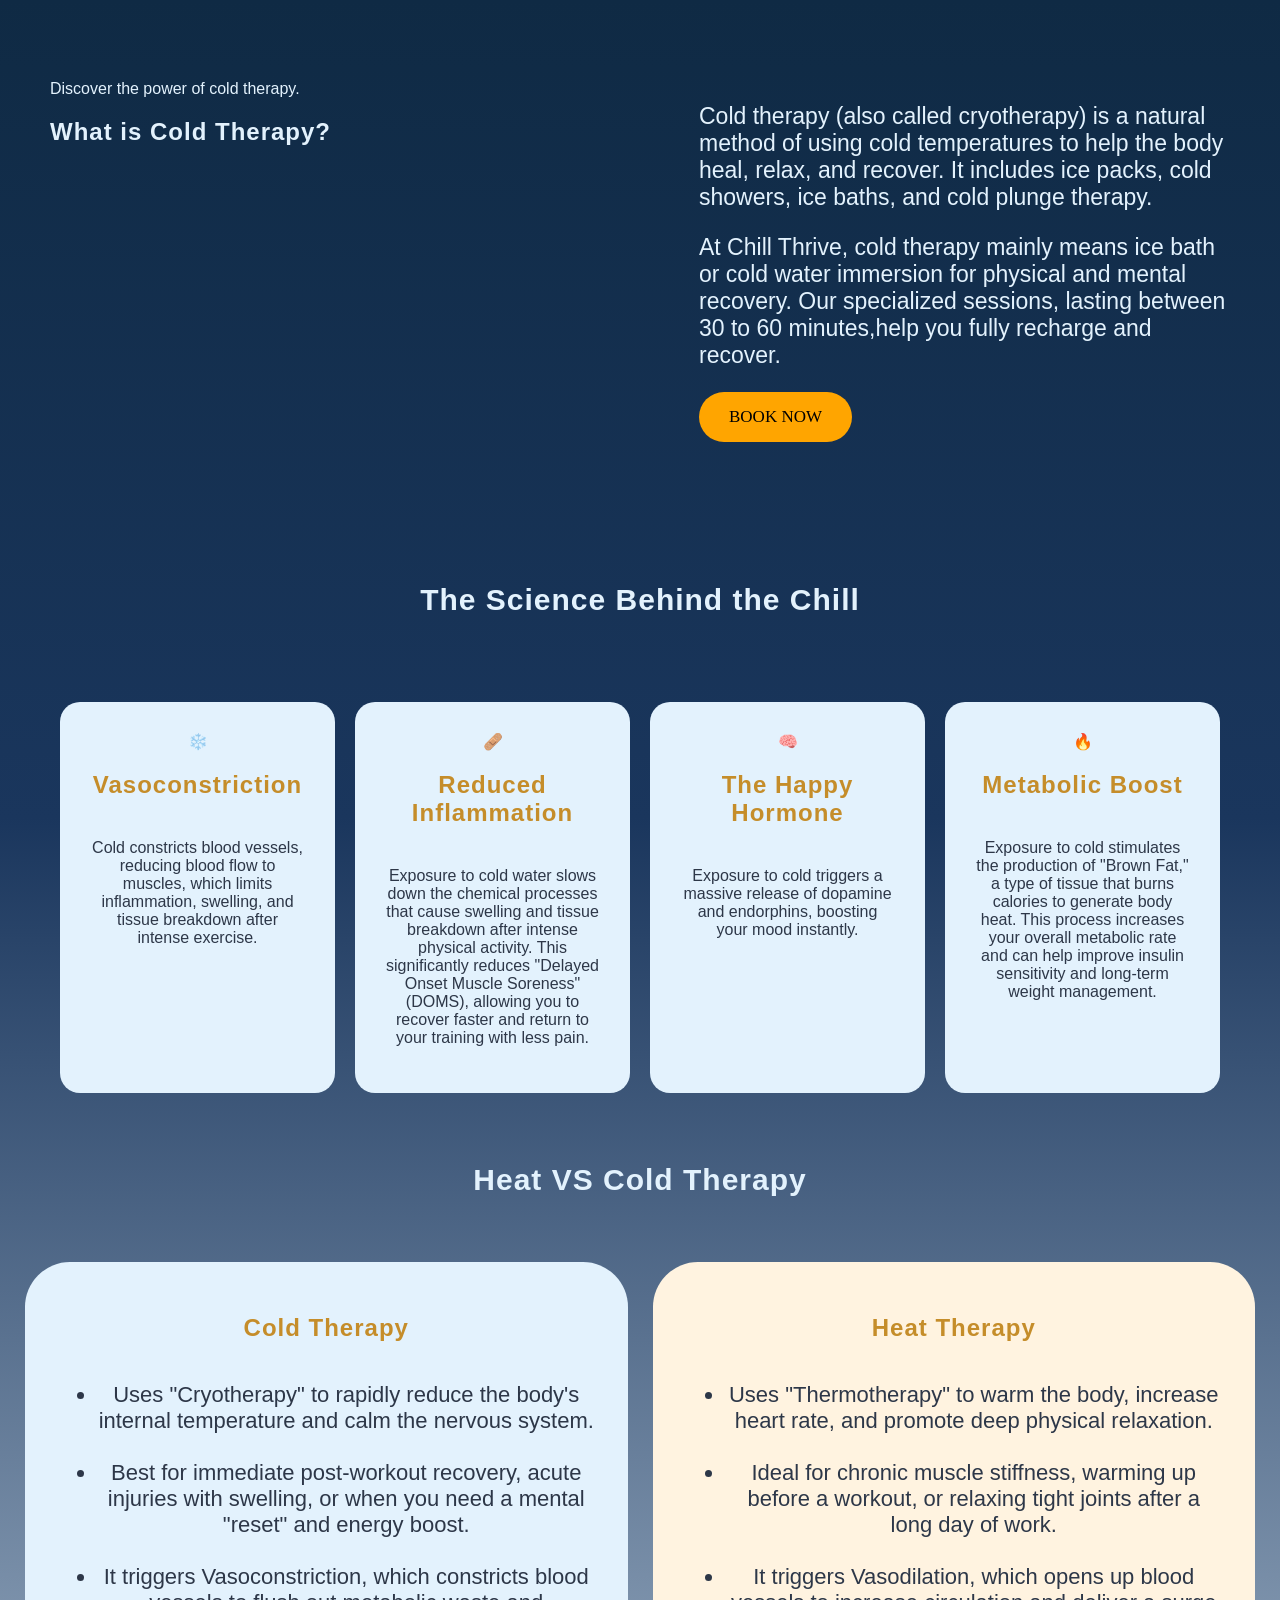
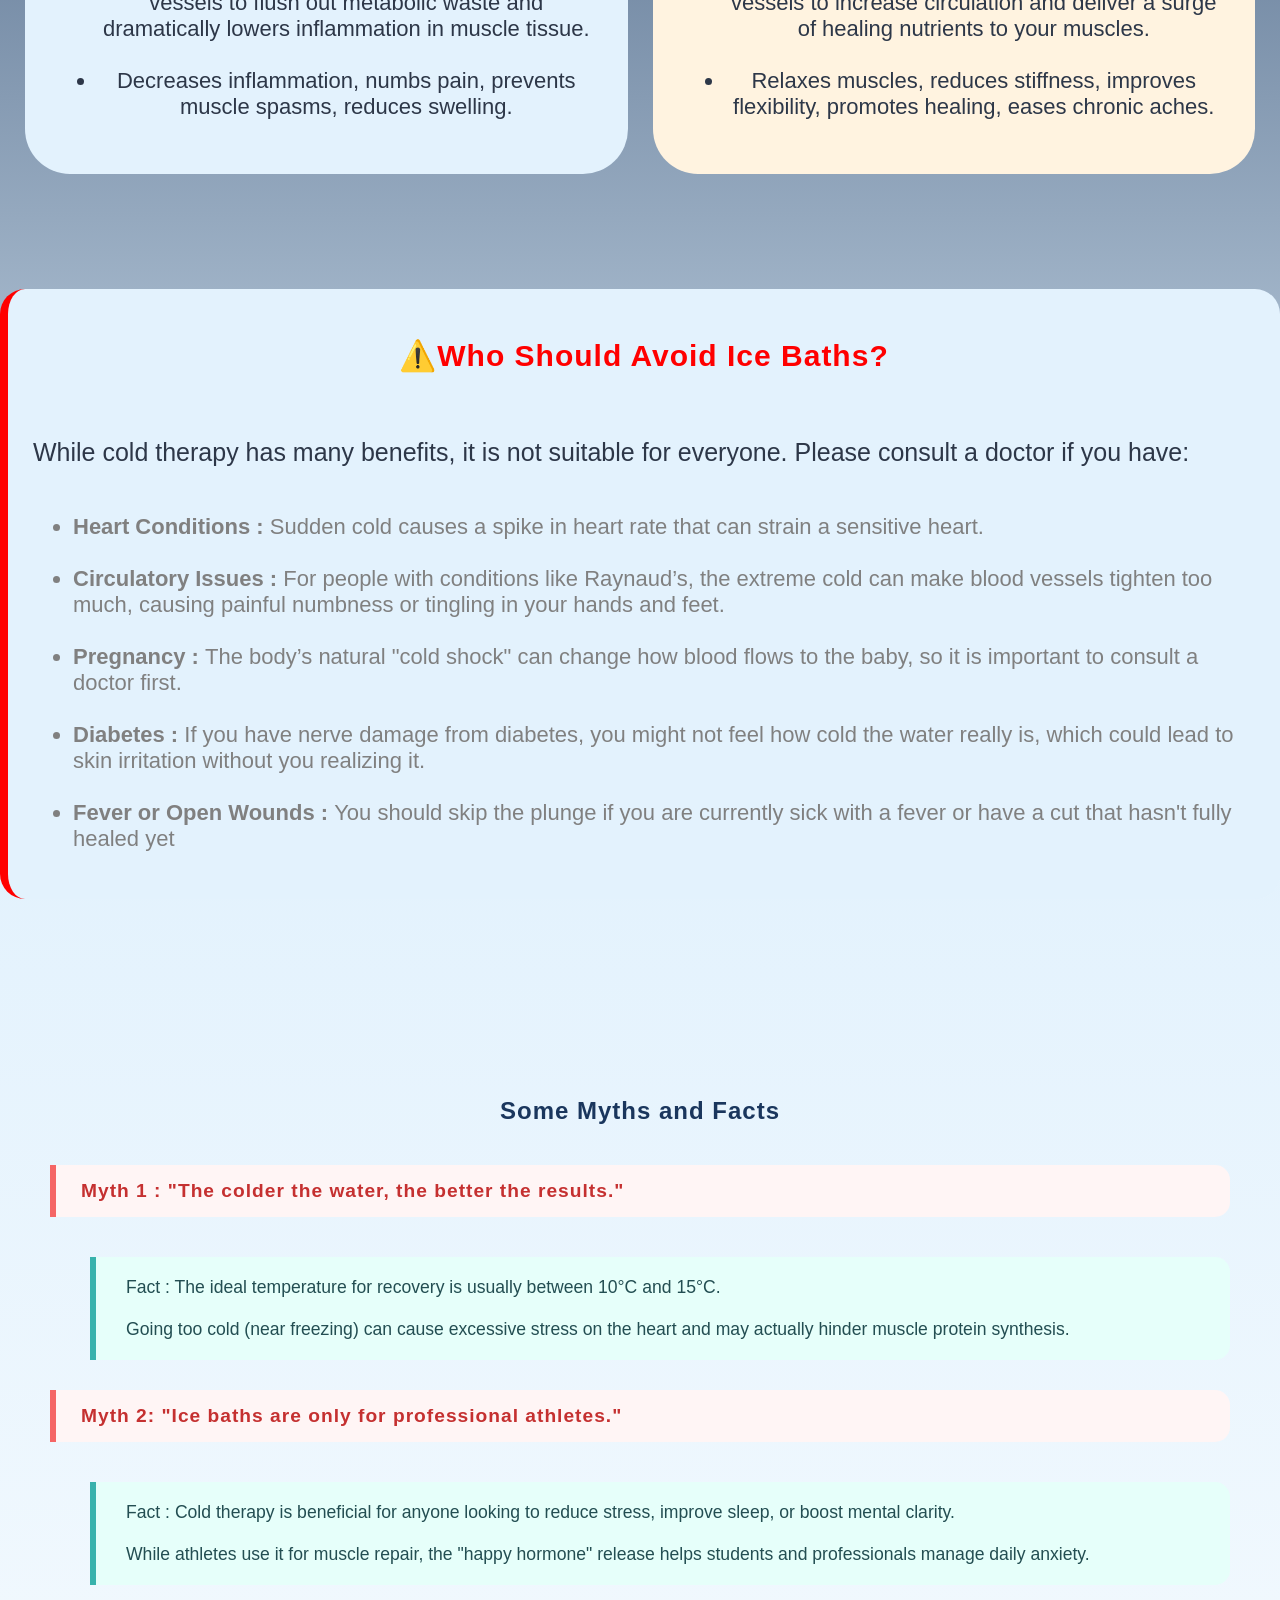
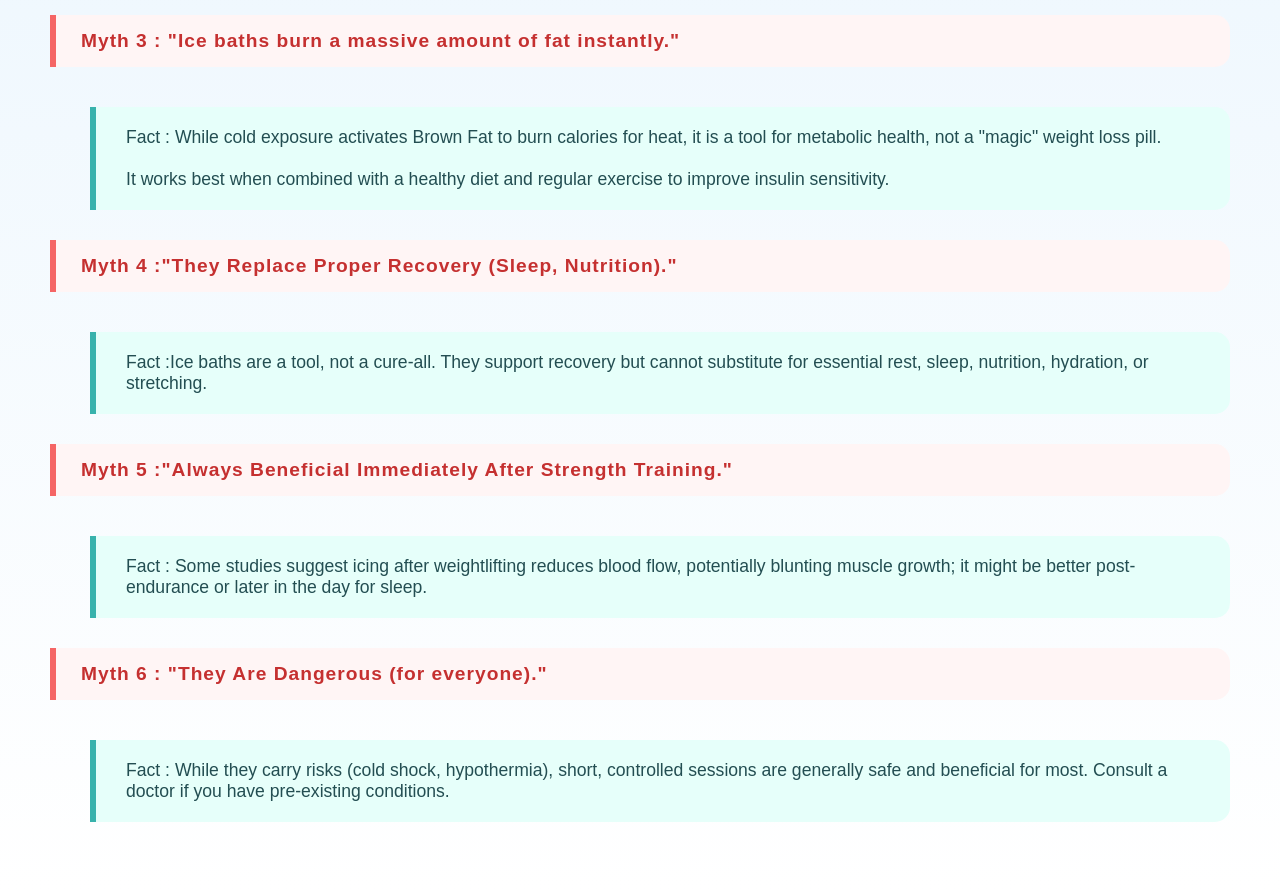
<file: AWARENESS.html>
<html>
    <head>
        <title>Cold Therapy</title>
         <meta name="viewport" content="width=device-width, initial-scale=1.0">
        <style>
        


         


            /* Universal Background & Text */
            @keyframes fadeInPage {
            from { opacity: 0; transform: translateY(10px); }
            to { opacity: 1; transform: translateY(0); }
        }
       body {
    font-family: 'Segoe UI', Tahoma, Geneva, Verdana, sans-serif;
    margin: 0;
    padding: 0;
    color: #2D3748;

    /* Awareness page background */
    background: linear-gradient(
        to bottom,
        #0F2A44 0%,     /* dark blue (connects to home page) */
        #1A365D 20%,    /* navy */
        #E3F2FD 60%,    /* ice blue */
        #FFFFFF 100%   /* clean white */
    );


}

.section-title {
    color: #E3F2FD; /* ice blue */
    letter-spacing: 1px;
}







/* Section Headings */
h1, h2 {
    color: #1A365D; /* Navy Blue */
    margin-bottom: 40px;
    letter-spacing: 1px;
}
            .about{
                
                display: flex;
                align-items: center;
                justify-content: space-between;
                padding: 80px 50px;
                
            }
            .left-side, .right-side {
                width: 45%;
                margin-bottom: auto;
                color: #E3F2FD;
            }
            #book {
                border-radius: 80px;
                background-color: orange;
                padding: 15px 30px;
                border: none;
                cursor: pointer;
                font-size: 17px;
                font-family: Cambria, Cochin, Georgia, Times, 'Times New Roman', serif;
            }
            .science {
                display: flex; 
                gap: 20px;
                padding: 45px;
                margin: 15px;
            }

            .card{
    
    background-color: #E3F2FD;
    padding: 30px;            
    border-radius: 20px;       
    text-align: center;
    flex: 1;  
    animation:
        slideUp 0.8s ease-out forwards,
        float 3s ease-in-out infinite;

    animation-delay: 0s, 0.8s;                 
    
}


/* 1. Define the Master Animation */
@keyframes pageReveal {
    from { 
        opacity: 0; 
        transform: translateY(30px); 
    }
    to { 
        opacity: 1; 
        transform: translateY(0); 
    }
}

/* 2. Apply it to the Wrapper */
.page-wrapper {
    animation: pageReveal 1.2s cubic-bezier(0.2, 0.8, 0.2, 1) forwards;
}
@keyframes slideUp {
    from {
        opacity: 0;
        transform: translateY(30px);
    }
    to {
        opacity: 1;
        transform: translateY(0);
    }
}



    




.card {
    /* slideUp happens once (0.8s) | float repeats forever (3s) */
    /* We add a 0.8s delay to 'float' so 'slideUp' can finish first */
    animation: slideUp 0.8s ease-out forwards, 
    
    opacity: 1; /* Keeps card hidden until slideUp starts */
}
.card:hover{
    background-color: white;
    border-radius: 40px;
    padding: 25px;
    transform: translateY(-5px);
    box-shadow: 0 10px 25px rgba(0,0,0,0.12);
    transition: transform 0.3s ease, box-shadow 0.3s ease;
}

    
  
}
.science-icon {
    font-size: 40px;
}

.card h2{
    color: #c58d2a;           
}

.difference{
    display: flex;
    gap: 25px;
    padding: 25px;
}

.cold,.heat{
    
    padding: 30px;
    text-align: center;
    flex:1;
    border-radius: 25px;
}


.disclaimer{
    display: flex;
    border-left: 8px solid #f56565;
    border-color: red;
    border-radius: 25px;
    flex-direction: column;
    background-color:#E3F2FD;
    padding: 25px;
    margin-top: 90px;
    margin-bottom: 90px;
}
/* Base styles for both cards */
.cold, .heat {
    transition: transform 0.4s cubic-bezier(0.175, 0.885, 0.32, 1.275), 
                box-shadow 0.3s ease, 
                border-color 0.3s ease;
    border: 2px solid transparent; /* Prevents jumping when border appears */
    border-radius: 45px;
}

/* ONLY the cold card zooms when pointed at */
.cold:hover {
    transform: scale(1.1);
    box-shadow: 0 15px 30px rgba(53, 116, 233, 0.2);
    border-color: #3574E9; /* Your Navy Blue */
}

/* ONLY the heat card zooms when pointed at */
.heat:hover {
    transform: scale(1.1);
    box-shadow: 0 15px 30px rgba(241, 138, 74, 0.2);
    border-color: #F18A4A; /* Your Thrive Orange */
}
/* Container for the whole section */
.myths {
    padding: 50px;
    margin-top: 20px;
}

/* Myth Styling (The Question) */
.myths h2 {
    background-color: #FFF5F5; /* Light Red */
    color: #C53030; /* Deep Red */
    padding: 15px 25px;
    border-left: 6px solid #F56565;
    border-radius: 0 15px 15px 0;
    font-size: 1.2rem;
    margin-top: 30px;
}

/* Fact Styling (The Answer) */
.myths h3 {
    background-color: #E6FFFA; /* Light Teal/Green */
    color: #234E52; /* Deep Teal */
    padding: 20px 30px;
    border-left: 6px solid #38B2AC;
    border-radius: 0 15px 15px 0;
    font-size: 1.1rem;
    font-weight: normal;
    margin-left: 40px; /* Staggers it to the right */
    transition: transform 3s cubic-bezier(0.175, 0.885, 0.32, 1.275);
}

/* Member 2 Interaction: Fact pops out when reading */
.myths h3:hover {
    transform: scale(1.02) translateX(10px);
    box-shadow: 0 10px 20px rgba(56, 178, 172, 0.1);
}

            
        </style>    
    </head>
    <body>
        <div class="page-wrapper">
    
        <section class="about">
            <div class="left-side">
                <span class="top"> Discover the power of cold therapy.</span>
                <h1 style="color: #E3F2FD;"> What is Cold Therapy? </h1>
            </div>
            <div class="right-side">
                <p style="font-size: 23px;">  Cold therapy (also called cryotherapy) is a natural method of using cold temperatures to help the body heal, relax, and recover. It includes ice packs, cold showers, ice baths, and cold plunge therapy.</p>
                <p style="font-size: 23px;">     At Chill Thrive, cold therapy mainly means ice bath or cold water immersion for physical and mental recovery. Our specialized sessions, lasting between 30 to 60 minutes,help you fully recharge and recover.</p>
                
                <button id="book">BOOK NOW</button>
            </div>
        </section>
        <br><br>
<section id="science-section">
    <h2 class="section-title" style="text-align: center; font-size: 30px;">The Science Behind the Chill</h2>
    
    <div class="science">
        <div class="card">
            
            <span class="science-icon">❄️</span>
            <h2> Vasoconstriction</h2>
            <p>Cold constricts blood vessels, reducing blood flow to muscles, which limits inflammation, swelling, and tissue breakdown after intense exercise.</p>
        </div>

        <div class="card">
            <span class="science-icon">🩹</span>
            <h2>Reduced Inflammation</h2>
            <p>Exposure to cold water slows down the chemical processes that cause swelling and tissue breakdown after intense physical activity. This significantly reduces "Delayed Onset Muscle Soreness" (DOMS), allowing you to recover faster and return to your training with less pain.</p>
        </div>

        <div class="card">
            <span class="science-icon">🧠</span>
            <h2>The Happy Hormone</h2>
            <p>Exposure to cold triggers a massive release of dopamine and endorphins, boosting your mood instantly.</p>
        </div>
        <div class="card">
            <span class="science-icon"> 🔥</span>
            <h2> Metabolic Boost </h2>
            <p> Exposure to cold stimulates the production of "Brown Fat," a type of tissue that burns calories to generate body heat. This process increases your overall metabolic rate and can help improve insulin sensitivity and long-term weight management. </p>
    </div>
    
</section>
<section>
    <h2 style="text-align: center; font-size: 30px; color: #E3F2FD;">Heat VS Cold Therapy</h2>
    <div class="difference">
    <div class="cold" style="background-color: #E3F2FD;">
        <h2 style="color: #c58d2a; font-size: 24px;">Cold Therapy</h2>
        <ul style="font-size: 22px;">
            <li>Uses "Cryotherapy" to rapidly reduce the body's internal temperature and calm the nervous system.</li><br>
            <li>Best for immediate post-workout recovery, acute injuries with swelling, or when you need a mental "reset" and energy boost.</li><br>
            <li>It triggers Vasoconstriction, which constricts blood vessels to flush out metabolic waste and dramatically lowers inflammation in muscle tissue.</li><br>
            <li> Decreases inflammation, numbs pain, prevents muscle spasms, reduces swelling.</li>
        </ul>
    </div>
    <div class="heat" style="background-color: #FFF3E0;">
        <h2 style="color: #c58d2a; font-size: 24px;">Heat Therapy</h2>
        <ul style="font-size: 22px;">
            <li>Uses "Thermotherapy" to warm the body, increase heart rate, and promote deep physical relaxation.</li><br>
            <li>Ideal for chronic muscle stiffness, warming up before a workout, or relaxing tight joints after a long day of work.</li><br>
            <li>It triggers Vasodilation, which opens up blood vessels to increase circulation and deliver a surge of healing nutrients to your muscles.</li><br>
            <li>Relaxes muscles, reduces stiffness, improves flexibility, promotes healing, eases chronic aches.</li>
        </ul>

    </div>
</div>
</section>
<div class="disclaimer">
    <h2 style="color: red; text-align: center; font-size: 30px;">⚠️Who Should Avoid Ice Baths?</h2>
    <p style="font-size: 25px;"> While cold therapy has many benefits, it is not suitable for everyone. Please consult a doctor if you have:</p>
    <ul style="color: grey; font-size: 22px;">
        <li><b>Heart Conditions : </b>Sudden cold causes a spike in heart rate that can strain a sensitive heart.</li><br>
        <li><b>Circulatory Issues : </b>For people with conditions like Raynaud’s, the extreme cold can make blood vessels tighten too much, causing painful numbness or tingling in your hands and feet.</li><br>
        <li><b>Pregnancy : </b>The body’s natural "cold shock" can change how blood flows to the baby, so it is important to consult a doctor first.</li><br>
        <li><b>Diabetes : </b>If you have nerve damage from diabetes, you might not feel how cold the water really is, which could lead to skin irritation without you realizing it.</li><br>
        <li><b>Fever or Open Wounds : </b>You should skip the plunge if you are currently sick with a fever or have a cut that hasn't fully healed yet</li>
    </ul>
</div>
<br>
<section class="myths">
    <h1 style="text-align: center;">Some Myths and Facts</h2>
    <h2><b>Myth 1 :</b> "The colder the water, the better the results."</h3>
    <h3>Fact : The ideal temperature for recovery is usually between 10°C and 15°C.<br><br>
        Going too cold (near freezing) can cause excessive stress on the heart and may actually hinder muscle protein synthesis.</h3>
    <h2><b>Myth 2:</b> "Ice baths are only for professional athletes."</h2>
    <h3>Fact : Cold therapy is beneficial for anyone looking to reduce stress, improve sleep, or boost mental clarity.<br><br>
 While athletes use it for muscle repair, the "happy hormone" release helps students and professionals manage daily anxiety.
 <h2><b>Myth 3 :</b> "Ice baths burn a massive amount of fat instantly."</h2>
 <h3>Fact : While cold exposure activates Brown Fat to burn calories for heat, it is a tool for metabolic health, not a "magic" weight loss pill.<br><br>
 It works best when combined with a healthy diet and regular exercise to improve insulin sensitivity.
   <h2><b>Myth 4 :</b>"They Replace Proper Recovery (Sleep, Nutrition)."
   <h3>Fact :Ice baths are a tool, not a cure-all. They support recovery but cannot substitute for essential rest, sleep, nutrition, hydration, or stretching. </h3>
   <h2><b>Myth 5 :</b>"Always Beneficial Immediately After Strength Training."
   <h3>Fact : Some studies suggest icing after weightlifting reduces blood flow, potentially blunting muscle growth; it might be better post-endurance or later in the day for sleep. </h3>
   <h2><b>Myth 6 :</b> "They Are Dangerous (for everyone)."</h2>
   <h3>Fact : While they carry risks (cold shock, hypothermia), short, controlled sessions are generally safe and beneficial for most. Consult a doctor if you have pre-existing conditions. </h3>
</section>


      

</div>
</body>
    </html>

</ul>
</file>
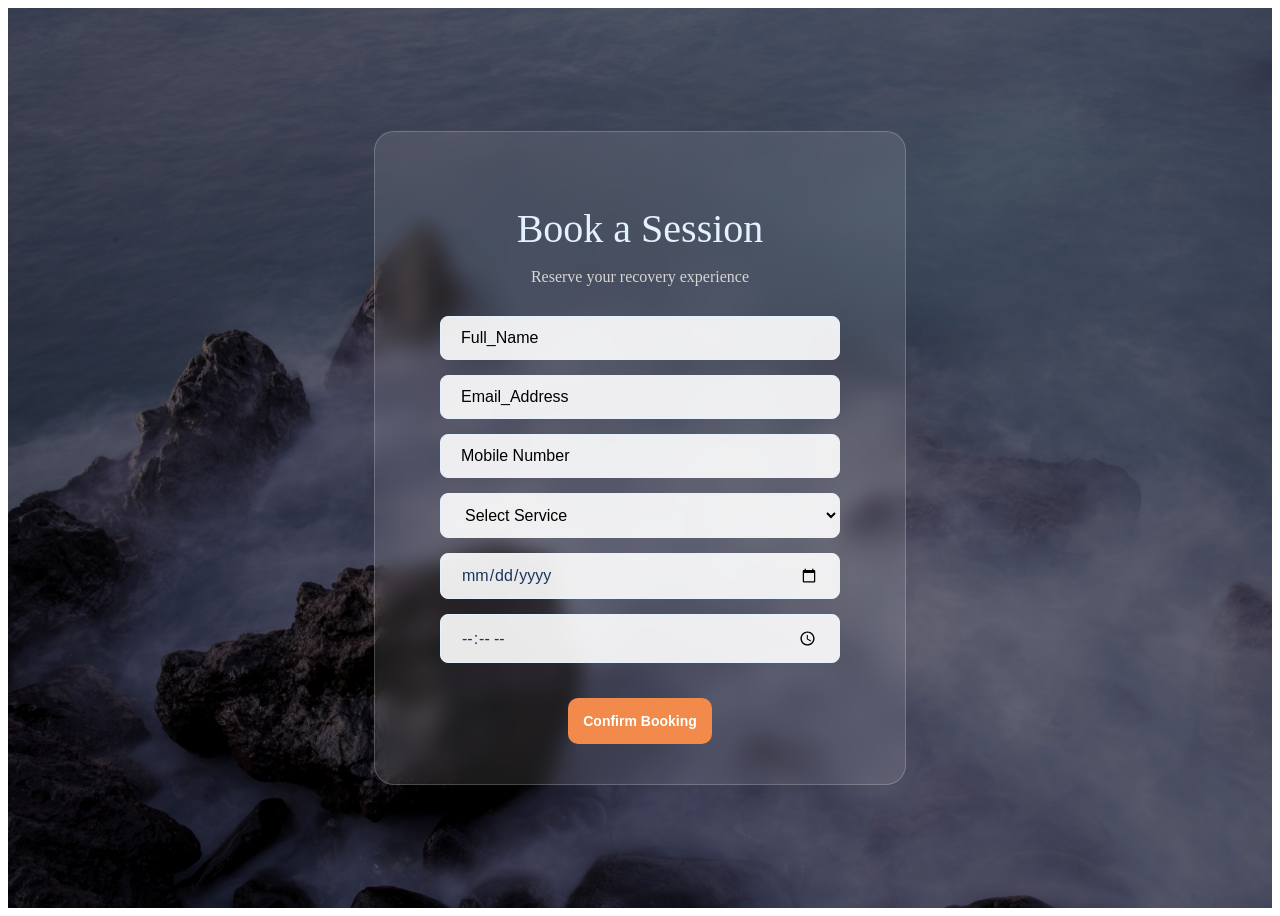
<file: booking.html>
<!DOCTYPE html>
<html lang="en">
<head>
    <meta name="viewport" content="width=device-width, initial-scale=1.0">
  <meta charset="UTF-8">
  <title>Book a Session | Chill Thrive</title>
  <link rel="stylesheet" href="style.css">
</head>
<body>

<header>
  <!-- reuse your existing header here -->
</header>
<section class="booking-hero">

  <div class="booking-overlay"></div>

  <div class="booking-card">
    <h1>Book a Session</h1>
    <p>Reserve your recovery experience</p>

    <form class="booking-form" action="https://formspree.io/f/mvzzjrlo" method="POST">
      <input type="text" name="Full Name" placeholder="Full_Name" required id="fullname">
      <input type="email" name="Email" placeholder="Email_Address" required>
      <input type="tel" name="Phone" pattern="[0-9]{10}"  maxlength="10" title="Please enter a 10-digit mobile number"  placeholder="Mobile Number" 
       oninput="this.value = this.value.replace(/[^0-9]/g, '');" 
       required>
      
      <select name="Service" required>
        <option value=""disabled selected>Select Service</option>
        <option>Ice Bath</option>
        <option>Steam Bath</option>
        <option>Jacuzzi</option>
        <option>Full Recovery Combo</option>
      </select>

      <input type="date" name="Date" required>
      <input type="time" name="Time" required>

      <input type="hidden" name="_next" value="thankyou.html">

      <button type="submit" class="btn primary">Confirm Booking</button>
    </form>


  </div>

</section>

<script>
    const form = document.querySelector(".booking-form");
    document.addEventListener("keydown",function(event) {
        if(event.key === "Enter") {
            console.log("Enter pressed");
            event.preventDefault();
            form.requestSubmit();
        }
    });

</script>


</body>
</html>
</file>
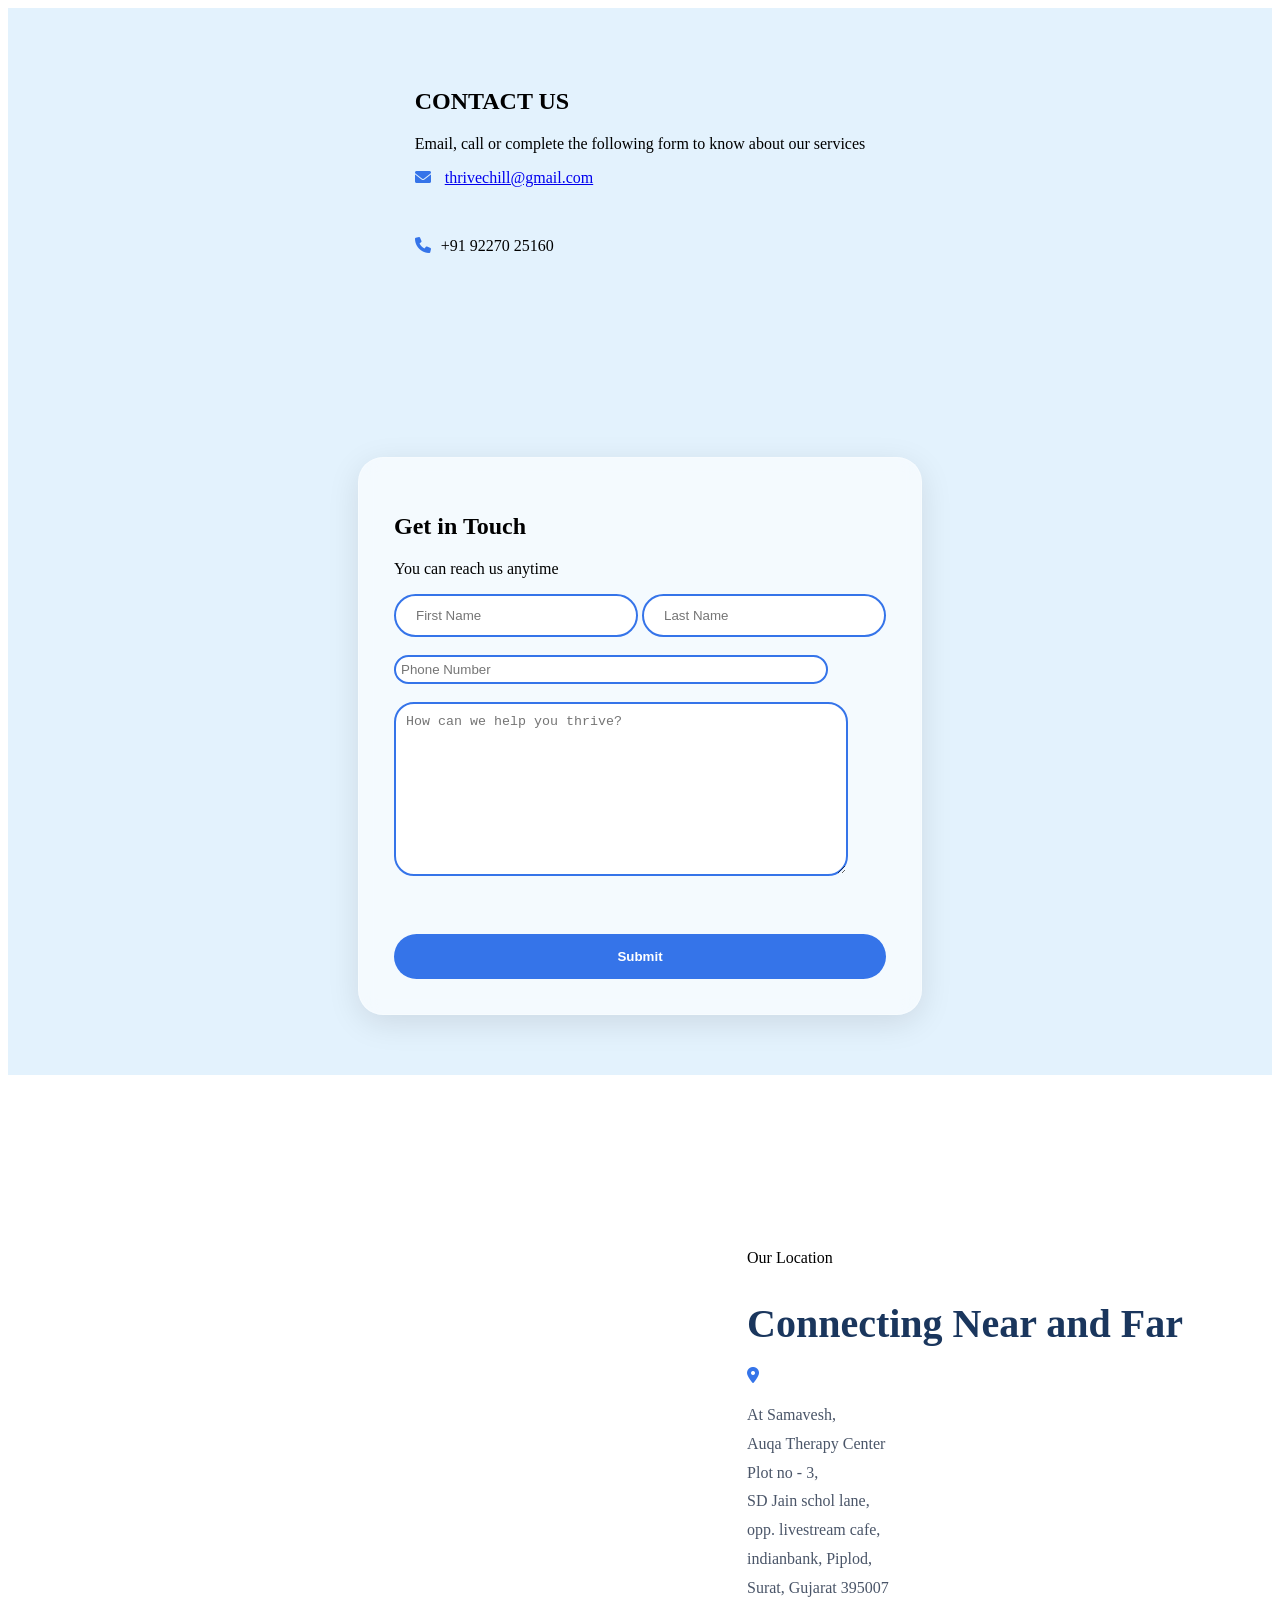
<file: CONTACT US.htm>
<!DOCTYPE html>
<html>
    <head>
        <meta name="viewport" content="width=device-width, initial-scale=1.0">
        <title>Contact Us</title>
        <link rel="stylesheet" href="https://cdnjs.cloudflare.com/ajax/libs/font-awesome/6.0.0/css/all.min.css">
        <style>
            .Contact{
                background-color:#E3F2FD;
                padding: 60px;
                display: flex;
                justify-content: center;
                gap: 80px;
            }
            #submit{
                border: none;
                border-radius: 80px;
                background-color:rgb(53, 116, 233);
                color: white;
                padding: 15px 30px;
                font-weight: bold;
                width: 100%;
                cursor: pointer;
                
            }
            #submit:hover {
                 transform: scale(1.05); /* Slight grow */
                 background-color: #F18A4A; /* Turns Orange on hover! */
            }
            .form{
                
                display: block;
    background: rgba(255, 255, 255, 0.6); /* Semi-transparent white */
    backdrop-filter: blur(10px); /* Blurs the background behind the form */
    border: 1px solid rgba(255, 255, 255, 0.3);
    padding: 35px;
    border-radius: 25px;
    box-shadow: 0 8px 32px rgba(0, 0, 0, 0.1);
}
            
        
.fa-solid {
    transition: transform 0.3s ease, color 0.3s ease;
}

div:hover > p .fa-solid {
    color: #F18A4A; /* Turns Orange on hover */
    transform: scale(1.3);
}

/* Map Interactivity */
iframe {
    transition: transform 0.5s ease, box-shadow 0.5s ease;
}

iframe:hover {
    transform: translateY(-10px) scale(1.02);
    box-shadow: 0 20px 40px rgba(0, 0, 0, 0.15);
}
            #fname , #lname{
                border-radius:45px;
                padding: 5px;
                width: 200px;
                border-color:rgb(53, 116, 233);
            }
            #fname, #lname, #number, #text {
                border: 2px solid rgb(53, 116, 233);
                padding: 12px 20px; /* Better padding for the Box Model */
                transition: all 0.3s ease;
            }
            
            #number{
                border-radius:45px;
                padding:5px;
                width:420px;
                border-color: rgb(53, 116, 233);
            }
            #text{
                border-radius: 20px;
                width: 430px;
                padding: 10px;
                border-color: rgb(53, 116, 233);
                border-width: 2px;
            }
            .location{
                display: flex;
                justify-content: center;
                align-items: center;
                gap: 80px; /* Reduced gap for better layout */
                padding: 80px 20px;
                background-color: #ffffff;
            }
            .fa-solid {
    color: rgb(53, 116, 233);
    margin-right: 10px;
}
            .location div h1 {
    margin-bottom: 20px;
    font-size: 2.5rem;
    color: #1A365D; /* Navy Blue */
}
address {
    font-style: normal;
    line-height: 1.8; /* Increases space between lines for readability */
    color: #4A5568;
}
 

    .Contact, .location {
    flex-wrap: wrap; /* This tells the boxes to stack when the screen gets narrow */
    gap: 150px;
}
/* 1. Define the Fade-In movement */
@keyframes fadeInPage {
    from { 
        opacity: 0; 
        transform: translateY(15px); 
    }
    to { 
        opacity: 1; 
        transform: translateY(0); 
    }
}

/* 2. Apply it to the body */
body {
    animation: fadeInPage 0.8s ease-out forwards;
}
@keyframes slideFromLeft {
    from { opacity: 0; transform: translateX(-30px); }
    to { opacity: 1; transform: translateX(0); }
}

@keyframes slideFromRight {
    from { opacity: 0; transform: translateX(30px); }
    to { opacity: 1; transform: translateX(0); }
}

/* Apply to your divs */
.Contact > div:first-child { 
    animation: slideFromLeft 0.8s ease-out 0.2s backwards; 
}

.form { 
    animation: slideFromRight 0.8s ease-out 0.4s backwards; 
}
#success-overlay {
    position: fixed;
    top: 0; left: 0; width: 100%; height: 100%;
    background: rgba(26, 54, 93, 0.8); [cite_start]/* Dark navy transparent [cite: 9] */
    display: none; /* Hidden by default */
    justify-content: center;
    align-items: center;
    z-index: 1000;
}

.success-card {
    background: white; 
    padding: 40px; 
    border-radius: 25px; 
    text-align: center;
    box-shadow: 0 8px 32px rgba(0, 0, 0, 0.3);
    animation: fadeInUp 0.5s ease-out; /* Uses the animation we discussed! */
}

.success-card i { 
    font-size: 3rem; 
    color: #F18A4A; /* Thrive Orange */
    margin-bottom: 20px; 
}

        </style>
    </head>
    <body>
        <section class="Contact">
            <div>
                <h1>CONTACT US</h1>
                <p>Email, call or complete the following form to know about our services</p>
                <p><i class="fa-solid fa-envelope"></i> <a href="mailto:thrivechill@gmail.com">thrivechill@gmail.com</a></p><br>
                <P><i class="fa-solid fa-phone"></i>+91 92270 25160</P><br><br>
                
            </div>
            <div class="form">
                 <h1>Get in Touch</h1>
                 <p>You can reach us anytime</p>
                    <form action="https://formspree.io/f/mvzzjrlo" method="POST" id="contact-form">
                        
                        <input type="text" id="fname" name="fname" placeholder="First Name" required>
                        <input type="text" id="lname" name="lname" placeholder="Last Name" required><br><br>
                        <input type="tel" id="number" name="number" placeholder="Phone Number" required><br><br>
                        <textarea id="text" name="message" placeholder="How can we help you thrive?" rows="10"></textarea><br><br><br><br>
                        <button type="submit"  id="submit">Submit</button>

                    </form>
            </div>
        </section> <br> <br>
        <section class="location">
        <div>
        <iframe src="https://www.google.com/maps/embed?pb=!1m18!1m12!1m3!1d3720.9654778586173!2d72.7719262!3d21.153772099999998!2m3!1f0!2f0!3f0!3m2!1i1024!2i768!4f13.1!3m3!1m2!1s0x3be04d71f6a8ac3b%3A0xb610c6ffed190bbe!2sChill%20thrive%20Ice%20bath!5e0!3m2!1sen!2sin!4v1768641970935!5m2!1sen!2sin" width="500" height="450" style="border:0; border-radius: 25px;"  allowfullscreen="" loading="lazy" referrerpolicy="no-referrer-when-downgrade"></iframe>
        </div>
        <div>
            <p>Our Location</p>
            <h1>Connecting Near and Far</h1>
            <p><i class="fa-solid fa-location-dot"></i>
                <address>
                    At Samavesh, <br>
                    Auqa Therapy Center<br>
                    Plot no - 3,<br>
                    SD Jain schol lane,<br>
                    opp. livestream cafe,<br>
                    indianbank, Piplod,<br>
                    Surat, Gujarat 395007<br>
                </address>
        </div>
    </section>
    <div id="success-overlay" style="display:none;">
    <div class="success-card">
        <i class="fa-solid fa-circle-check"></i>
        <h2>Message Sent!</h2>
        <p>We'll help you thrive soon.</p>
        <button onclick="closeSuccess()">Great!</button>
    </div>
</div>
<div id="success-overlay" style="display:none;">
    <div class="success-card">
        <i class="fa-solid fa-circle-check"></i>
        <h2>Message Sent!</h2>
        <p>We'll help you thrive soon.</p>
        <button onclick="closeSuccess()" class="submit-btn">Great!</button>
    </div>
</div>
<script>
    const contactForm = document.querySelector('form');
    const successOverlay = document.getElementById('success-overlay');

    contactForm.addEventListener('submit', (e) => {
         
        successOverlay.style.display = 'flex'; // Shows your Glassmorphism box
    });

    function closeSuccess() {
        successOverlay.style.display = 'none';
        contactForm.reset(); // Clears the inputs
    }
</script>
    </body>
</html>
</file>
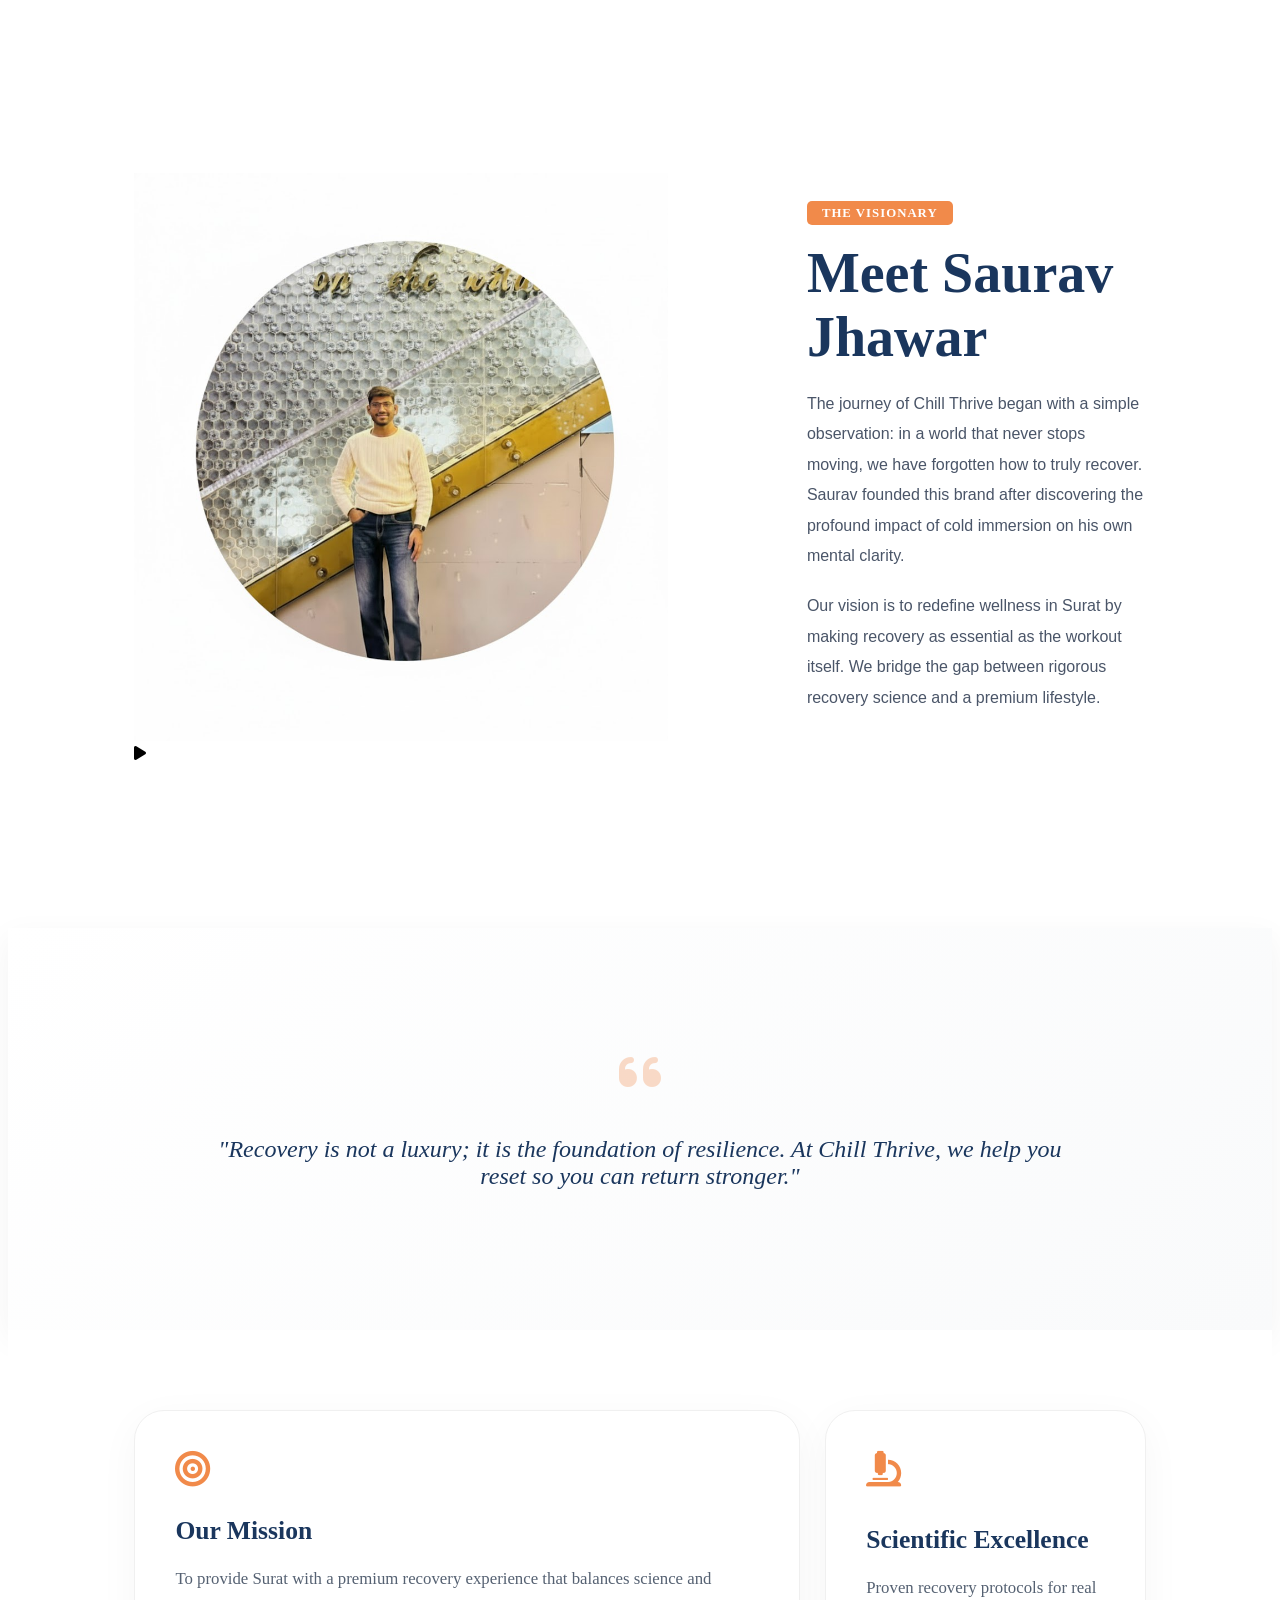
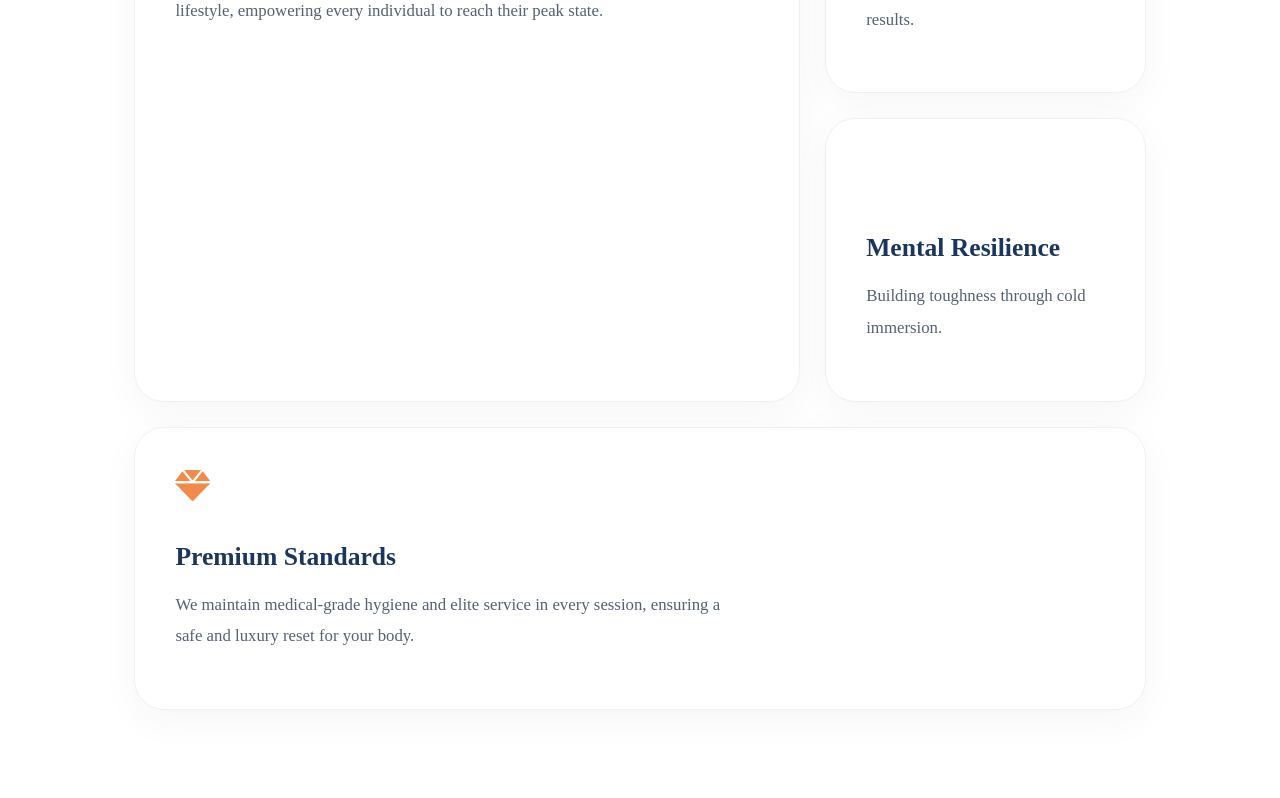
<file: founder.html>
<!DOCTYPE html>
<html lang="en">
<head>
    <meta charset="UTF-8">
    <meta name="viewport" content="width=device-width, initial-scale=1.0">
    <title>Founder | Chill Thrive</title>
    <link rel="stylesheet" href="style.css">
    <link rel="stylesheet" href="https://cdnjs.cloudflare.com/ajax/libs/font-awesome/6.0.0/css/all.min.css">
<style>
        /* Hero Section Layout */
.founder-hero {
    display: flex;
    align-items: center;
    justify-content: center;
    padding: 100px 10%;
    min-height: 80vh;
    gap: 80px;
}



.founder-profile-circle img {
    width: 90%;
    height: 90%;
}
.founder-intro {
    
    max-width: 700px;
    text-align: left; /* Aligns text to the left for a cleaner look */
}
.founder-intro h1 {
    font-family: 'Playfair Display', serif; /* Or any serif font you have linked */
    font-size: 3.5rem;
    color: #1A365D; /* Navy Blue */
    margin: 20px 0;
}

.journey-text, .vision-text {
    font-family: 'Poppins', sans-serif;
    line-height: 1.8;
    color: #4A5568; /* Dark grey for better readability */
    margin-bottom: 20px;
}
/* Quote Styling */
.founder-quote-box {
    background-color: white;
    padding: 100px 15%;
    text-align: center;
}

.quote-content i {
    color: #F18A4A; /* Thrive Orange */
    font-size: 3rem;
    margin-bottom: 20px;
    opacity: 0.3;
}

.quote-content h2 {
    font-style: italic;
    color: #1A365D;
    font-weight: 400;
}

/* Badge Styling */
.badge {
    background: #F18A4A;
    color: white;
    padding: 5px 15px;
    border-radius: 5px;
    font-size: 0.8rem;
    font-weight: bold;
    letter-spacing: 1px;
}
   
/* Container Background - Set to White */
.mission-bento-section {
    padding: 80px 10%;
    background-color: #ffffff; /* Matches your white background request */
}

/* Bento Grid Setup */
.bento-grid {
    display: grid;
    grid-template-columns: repeat(3, 1fr);
    grid-template-rows: auto;
    gap: 25px;
    grid-template-areas: 
        "main main small1"
        "main main small2"
        "medium medium medium";
}

/* Individual Card Styling */
.bento-card {
    background: #ffffff;
    padding: 40px;
    border-radius: 30px;
    /* This soft shadow creates the premium "floating" look */
    box-shadow: 0 10px 40px rgba(0, 0, 0, 0.04); 
    border: 1px solid #f0f0f0;
    transition: all 0.4s cubic-bezier(0.175, 0.885, 0.32, 1.275);
}

/* Member 2 Interactive Hover */
.bento-card:hover {
    transform: translateY(-10px);
    box-shadow: 0 20px 50px rgba(53, 116, 233, 0.1);
    border-color: #E3F2FD; /* Soft Ice Blue border on hover */
}

/* Assigning Grid Areas */
.mission-main { grid-area: main; }
.value-small:nth-child(2) { grid-area: small1; }
.value-small:nth-child(3) { grid-area: small2; }
.value-medium { grid-area: medium; }

/* Icon Styling - Using Thrive Orange */
.card-icon {
    font-size: 2.2rem;
    color: #F18A4A; 
    margin-bottom: 20px;
}

/* Typography */
.bento-card h3, .bento-card h4 {
    color: #1A365D; /* Navy Blue */
    font-size: 1.6rem;
    margin-bottom: 15px;
}

.bento-card p {
    color: #556172;
    line-height: 1.7;
    font-size: 1.05rem;
}

/* Mobile Responsiveness */
@media (max-width: 768px) {
    .founder-hero {
        flex-direction: column; /* Stacks image on top of text */
        padding: 60px 5%;      /* Reduces side padding for more space */
        gap: 40px;             /* Reduces gap between image and text */
        text-align: center;    /* Centers the text for a better mobile look */
    }

    .founder-intro {
        text-align: center;    /* Centers the intro text on mobile */
    }

    .founder-profile-container {
        width: 100%;           /* Ensures the container takes full width */
        display: flex;
        justify-content: center;
    }

    .founder-profile-circle img {
        width: 250px;          /* Forces the image to a much larger size on phone */
        height: 250px;
        border-radius: 50%;    /* Keeps it circular */
        object-fit: cover;     /* Prevents stretching */
    }
    
    .founder-intro h1 {
        font-size: 2.5rem;    /* Shrinks the huge title so it fits on one line */
    }
}
@media (max-width: 768px) {
    /* This fixes the squashed cards in your screenshot */
    .bento-grid {
        display: flex;
        flex-direction: column;
        gap: 20px;
        padding: 0;
    }

    .bento-card {
        width: 100%;
        margin-bottom: 10px;
    }
}
.founder-quote-box {
    background: linear-gradient(135deg, #ffffff 0%, #f9fafb 100%);
    box-shadow: 0 10px 30px rgba(0,0,0,0.05);
    padding: 120px 15%;
    text-align: center;
}
.journey-text, .vision-text, .bento-card p {
    line-height: 1.9;
    max-width: 550px;
}
.fade-in {
    opacity: 0;
    transform: translateY(30px);
    animation: fadeInUp 1s forwards;
    animation-delay: 0.2s;
}

@keyframes fadeInUp {
    to {
        opacity: 1;
        transform: translateY(0);
    }
}


    </style>

</head>
    


   
<body class="fade-in">
    <main class="founder-page">
        <section class="founder-hero">
            <div class="founder-profile-container">
                <div class="founder-profile-circle">
                    <img src="FOUNDER.jpeg" alt="Saurav Jhawar">
                    <div class="play-btn-overlay">
                        <i class="fa-solid fa-play"></i>
                    </div>
                </div>
            </div>

            <div class="founder-intro">
                <span class="badge">THE VISIONARY</span>
                <h1>Meet Saurav Jhawar</h1>
                <p class="journey-text">
                    The journey of Chill Thrive began with a simple observation: in a world that never stops moving, we have forgotten how to truly recover. Saurav founded this brand after discovering the profound impact of cold immersion on his own mental clarity.
                </p>
                <p class="vision-text">
                    Our vision is to redefine wellness in Surat by making recovery as essential as the workout itself. We bridge the gap between rigorous recovery science and a premium lifestyle.
                </p>
            </div>
        </section>

        <section class="founder-quote-box">
            <div class="quote-content">
                <i class="fa-solid fa-quote-left"></i>
                <h2>"Recovery is not a luxury; it is the foundation of resilience. At Chill Thrive, we help you reset so you can return stronger."</h2>
            </div>
        </section>

        <section class="mission-bento-section">
            <div class="bento-grid">
                <div class="bento-card mission-main">
                    <div class="card-icon"><i class="fa-solid fa-bullseye"></i></div>
                    <h3>Our Mission</h3>
                    <p>To provide Surat with a premium recovery experience that balances science and lifestyle, empowering every individual to reach their peak state.</p>
                </div>
                <div class="bento-card value-small">
                    <div class="card-icon"><i class="fa-solid fa-microscope"></i></div>
                    <h4>Scientific Excellence</h4>
                    <p>Proven recovery protocols for real results.</p>
                </div>
                <div class="bento-card value-small">
                    <div class="card-icon"><i class="fa-solid fa-shield-heart"></i></div>
                    <h4>Mental Resilience</h4>
                    <p>Building toughness through cold immersion.</p>
                </div>
                <div class="bento-card value-medium">
                    <div class="card-icon"><i class="fa-solid fa-gem"></i></div>
                    <h4>Premium Standards</h4>
                    <p>We maintain medical-grade hygiene and elite service in every session, ensuring a safe and luxury reset for your body.</p>
                </div>
            </div>
        </section>
    </main>

    </body>

</html>
</file>
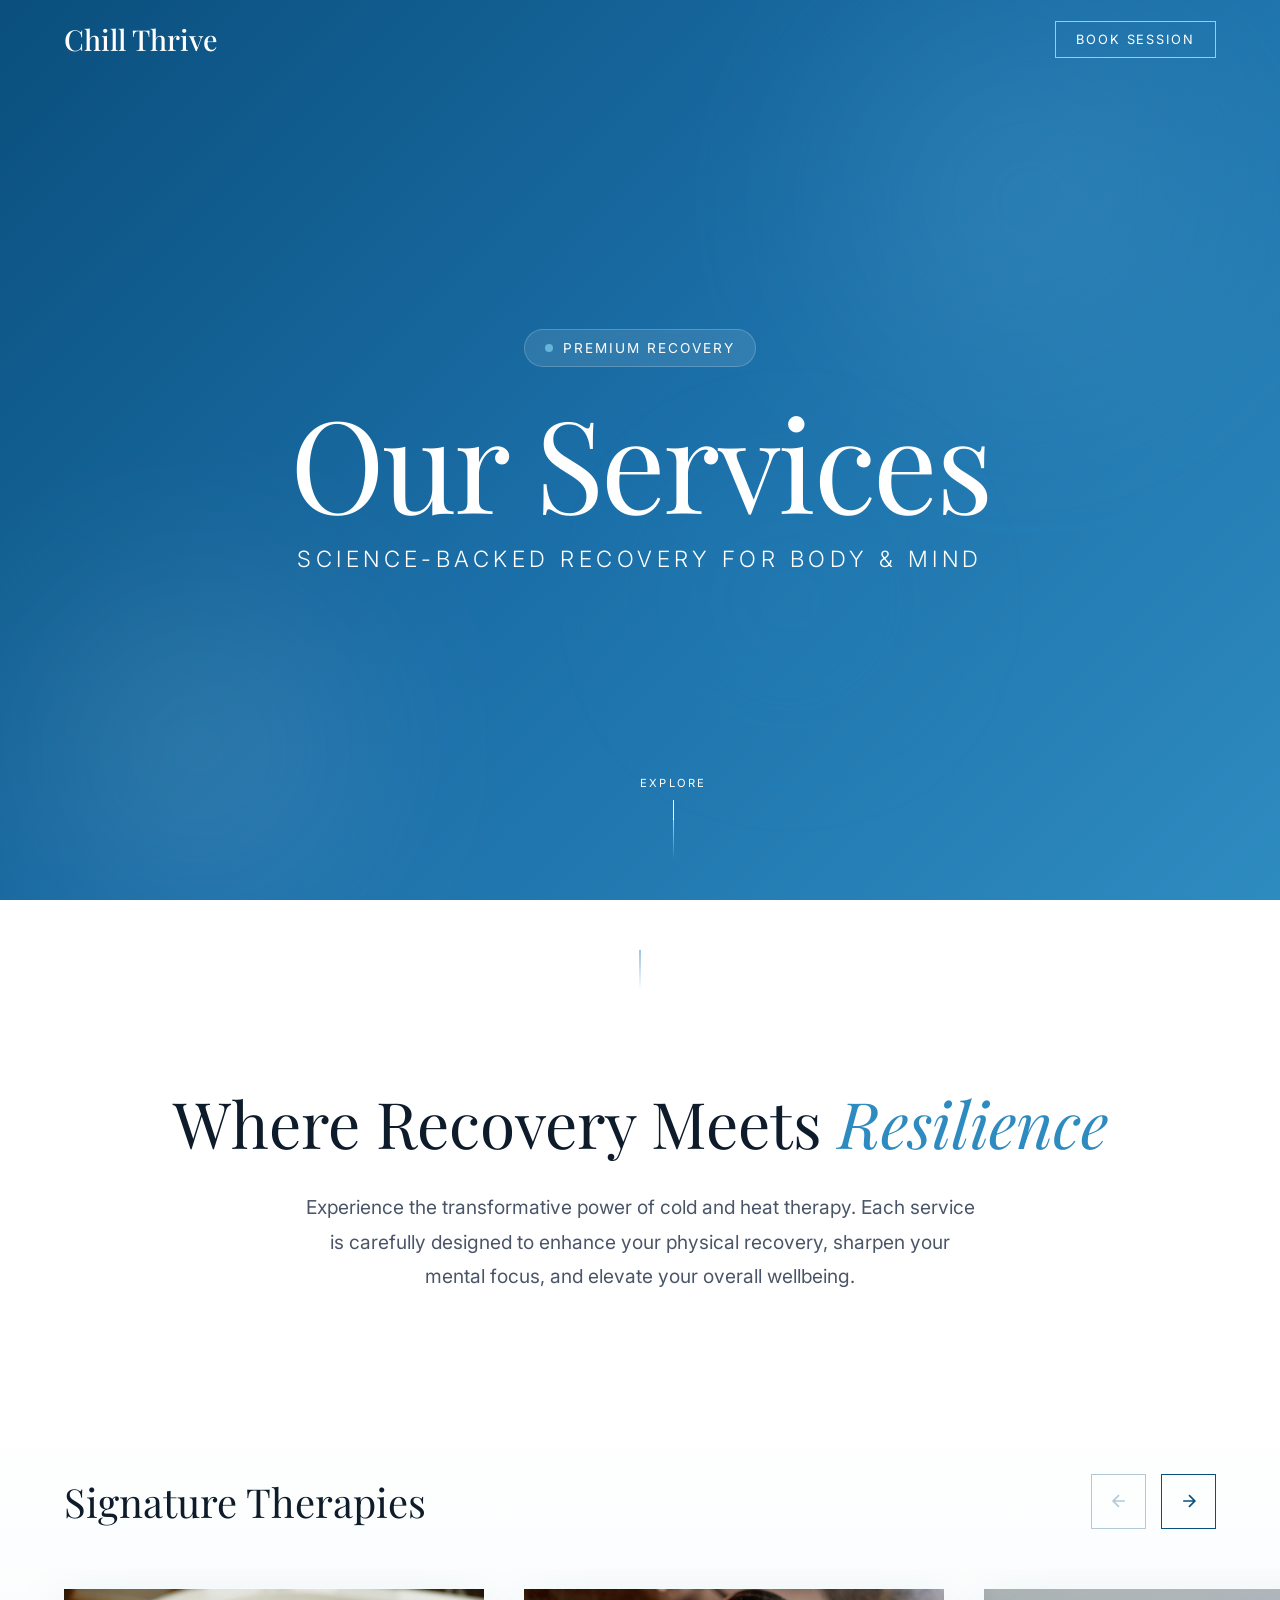
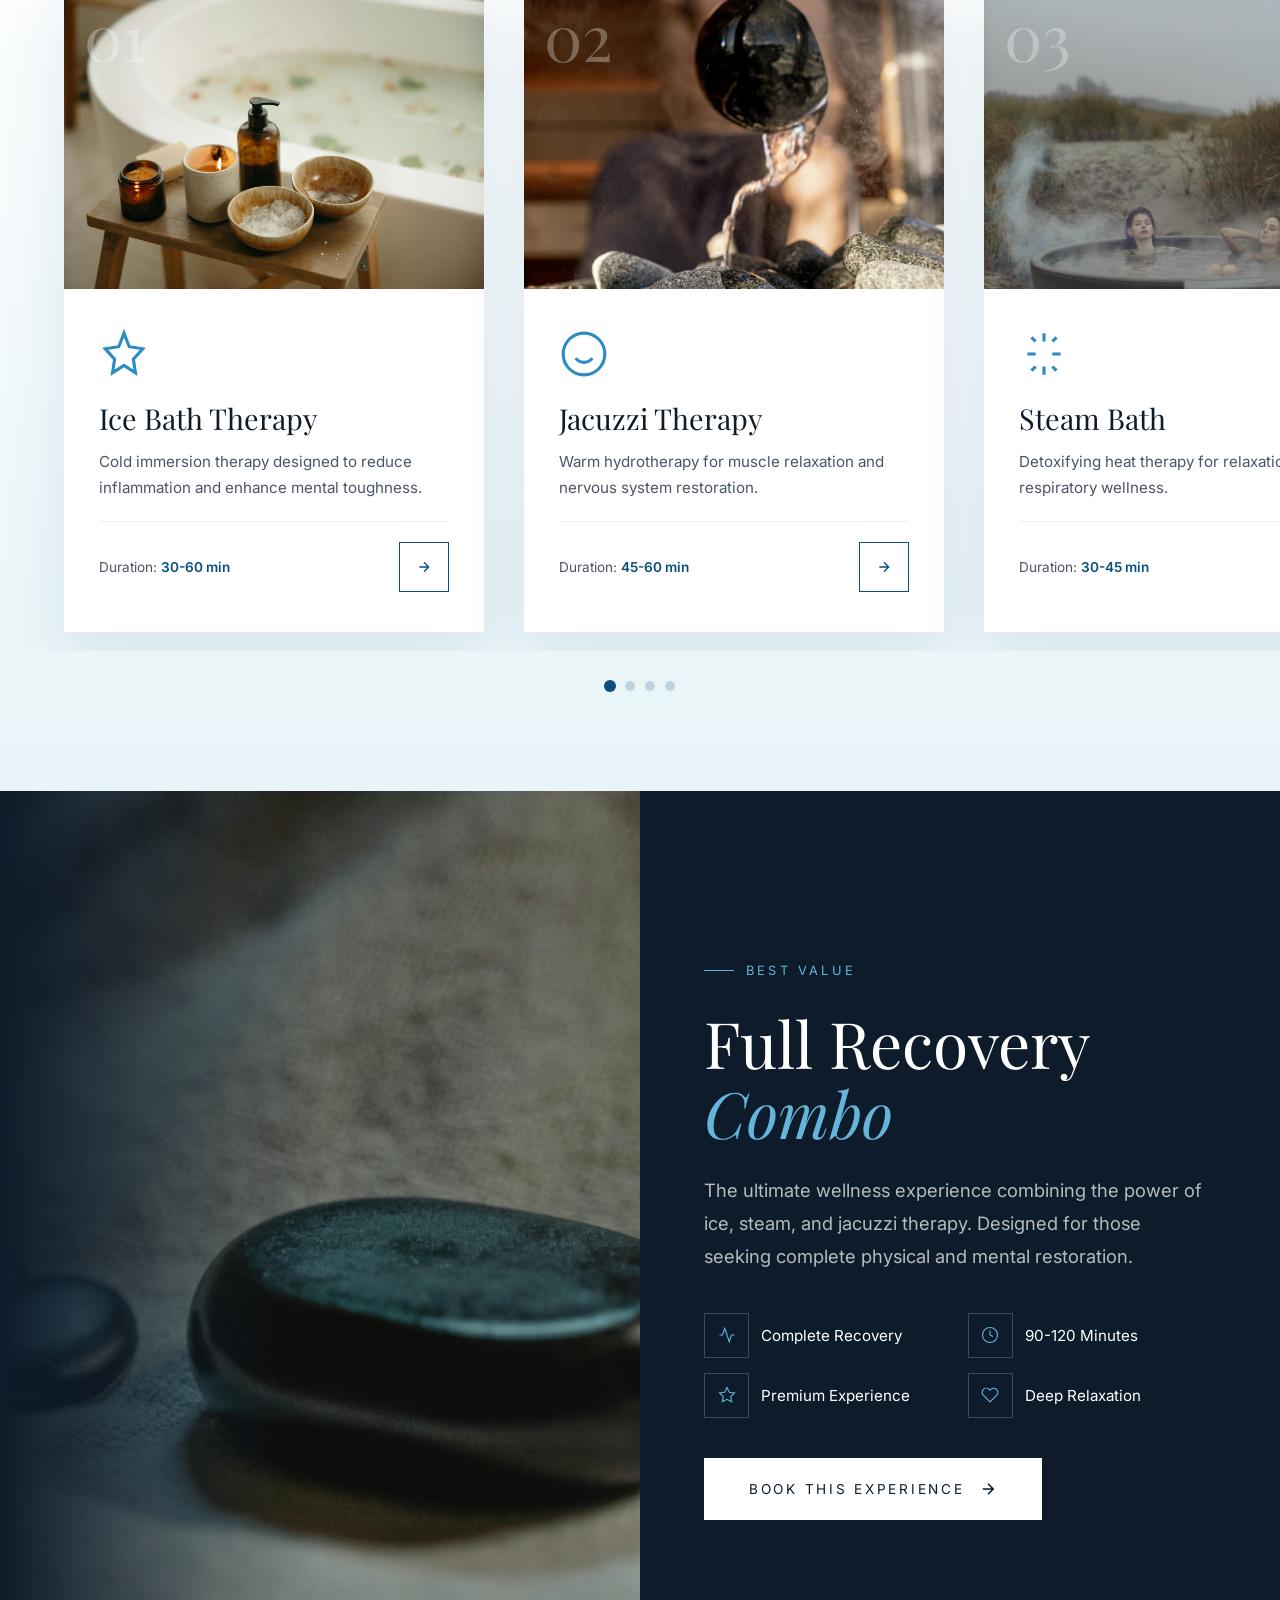
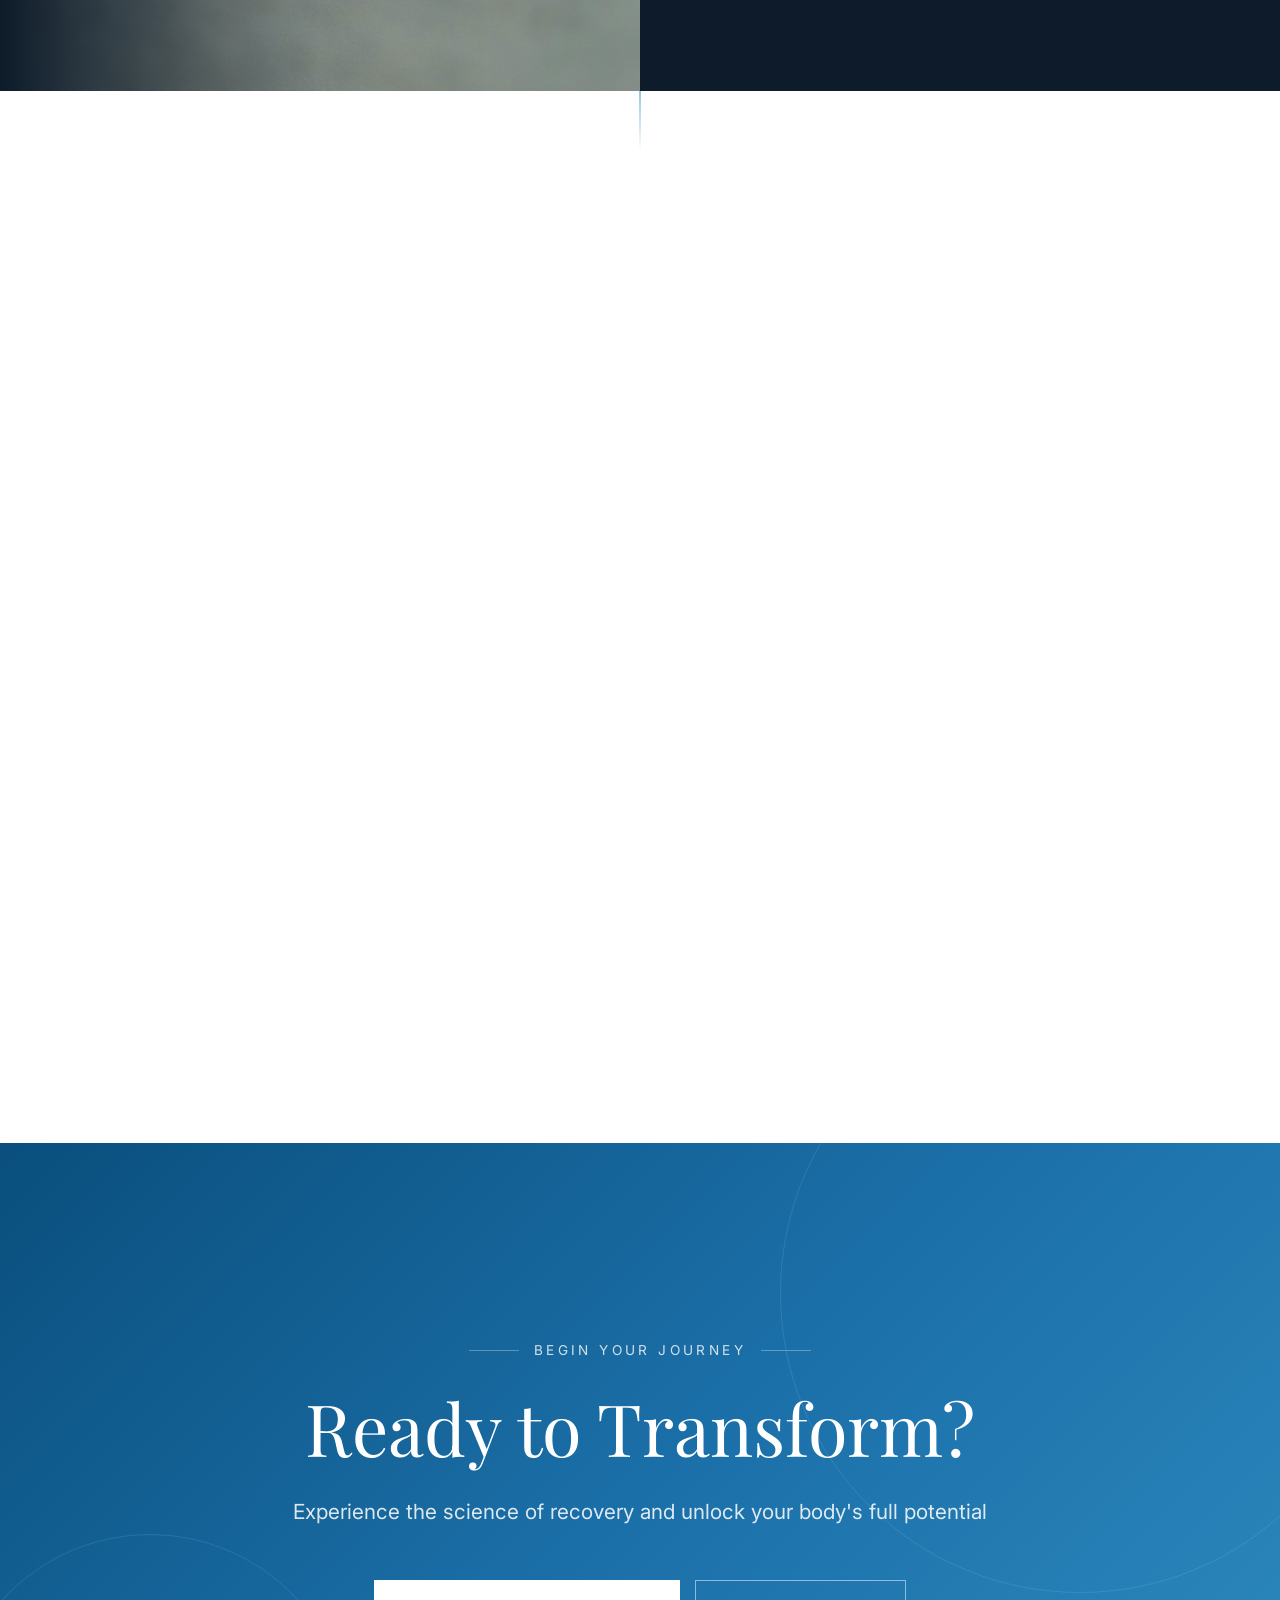
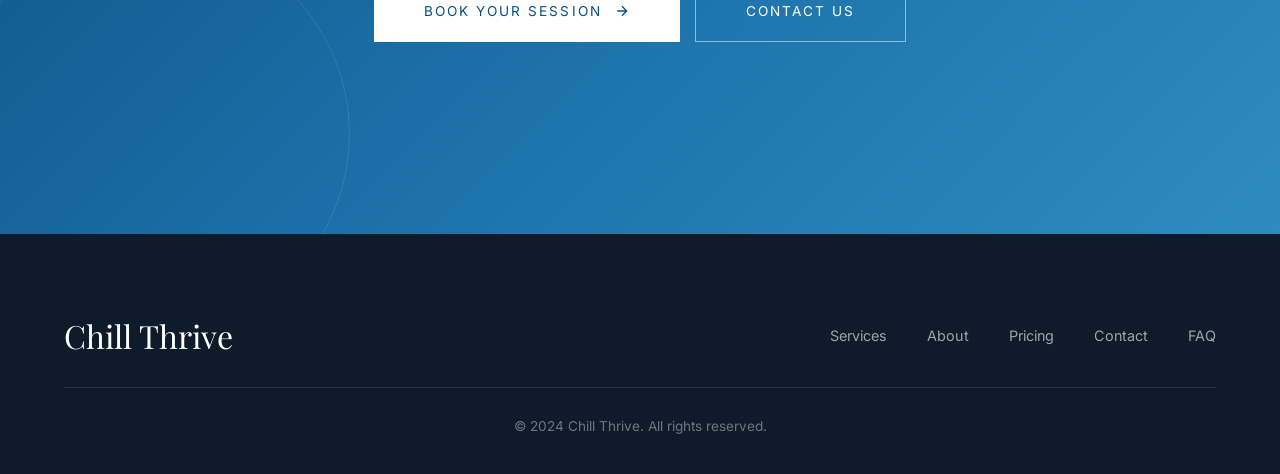
<file: services.html>
<!DOCTYPE html>
<html lang="en">
<head>
    <meta charset="UTF-8">
    <meta name="viewport" content="width=device-width, initial-scale=1.0">
    <title>Services - Chill Thrive</title>
    <link href="https://fonts.googleapis.com/css2?family=Playfair+Display:wght@300;400;500;600&family=Inter:wght@300;400;500;600&display=swap" rel="stylesheet">
    <style>
        * {
            margin: 0;
            padding: 0;
            box-sizing: border-box;
        }

        :root {
            --primary-blue: #0A4F7D;
            --light-blue: #2E8BC0;
            --ice-blue: #E8F4F8;
            --accent: #64B5D9;
            --white: #FFFFFF;
            --dark: #0D1B2A;
            --gray: #4A5568;
            --gradient-1: linear-gradient(135deg, #0A4F7D 0%, #1B6FA8 50%, #2E8BC0 100%);
            --gradient-2: linear-gradient(180deg, rgba(10,79,125,0.95) 0%, rgba(46,139,192,0.9) 100%);
        }

        html {
            scroll-behavior: smooth;
        }

        body {
            font-family: 'Inter', sans-serif;
            color: var(--dark);
            overflow-x: hidden;
            background: var(--white);
        }

        /* Preloader */
        .preloader {
            position: fixed;
            inset: 0;
            background: var(--dark);
            z-index: 10000;
            display: flex;
            align-items: center;
            justify-content: center;
            transition: opacity 0.8s ease, visibility 0.8s ease;
        }

        .preloader.hidden {
            opacity: 0;
            visibility: hidden;
        }

        .preloader-text {
            font-family: 'Playfair Display', serif;
            font-size: clamp(1.5rem, 5vw, 3rem);
            color: white;
            letter-spacing: 0.3em;
            overflow: hidden;
        }

        .preloader-text span {
            display: inline-block;
            animation: revealText 0.8s ease forwards;
            opacity: 0;
            transform: translateY(100%);
        }

        @keyframes revealText {
            to {
                opacity: 1;
                transform: translateY(0);
            }
        }

        /* Navigation */
        .nav {
            position: fixed;
            top: 0;
            left: 0;
            right: 0;
            padding: 20px 5%;
            display: flex;
            justify-content: space-between;
            align-items: center;
            z-index: 1000;
            transition: all 0.5s ease;
        }

        .nav.scrolled {
            background: rgba(255,255,255,0.95);
            backdrop-filter: blur(20px);
            padding: 15px 5%;
            box-shadow: 0 10px 50px rgba(0,0,0,0.08);
        }

        .nav-logo {
            font-family: 'Playfair Display', serif;
            font-size: clamp(1.3rem, 4vw, 1.8rem);
            font-weight: 500;
            color: white;
            text-decoration: none;
            transition: color 0.3s;
        }

        .nav.scrolled .nav-logo {
            color: var(--primary-blue);
        }

        /* BOOKING LINK: Add your booking page URL to the href below */
        .nav-cta {
            padding: 10px 20px;
            background: transparent;
            border: 1.5px solid rgba(255,255,255,0.6);
            color: white;
            font-size: clamp(0.65rem, 2vw, 0.8rem);
            text-transform: uppercase;
            letter-spacing: 0.15em;
            cursor: pointer;
            transition: all 0.4s cubic-bezier(0.4, 0, 0.2, 1);
            font-family: 'Inter', sans-serif;
            text-decoration: none;
            display: inline-block;
        }

        .nav.scrolled .nav-cta {
            border-color: var(--primary-blue);
            color: var(--primary-blue);
        }

        .nav-cta:hover {
            background: white;
            color: var(--primary-blue);
            transform: translateY(-2px);
        }

        .nav.scrolled .nav-cta:hover {
            background: var(--primary-blue);
            color: white;
        }

        /* Hero Section */
        .hero {
            position: relative;
            height: 100vh;
            min-height: 500px;
            display: flex;
            align-items: center;
            justify-content: center;
            overflow: hidden;
            background: var(--gradient-1);
        }

        .hero-bg-shapes {
            position: absolute;
            inset: 0;
            overflow: hidden;
        }

        .shape {
            position: absolute;
            border-radius: 50%;
            filter: blur(80px);
            opacity: 0.4;
        }

        .shape-1 {
            width: clamp(300px, 50vw, 600px);
            height: clamp(300px, 50vw, 600px);
            background: radial-gradient(circle, rgba(100,181,217,0.6) 0%, transparent 70%);
            top: -100px;
            right: -50px;
            animation: floatShape 20s ease-in-out infinite;
        }

        .shape-2 {
            width: clamp(250px, 40vw, 500px);
            height: clamp(250px, 40vw, 500px);
            background: radial-gradient(circle, rgba(255,255,255,0.3) 0%, transparent 70%);
            bottom: -100px;
            left: -50px;
            animation: floatShape 25s ease-in-out infinite reverse;
        }

        .shape-3 {
            width: clamp(150px, 25vw, 300px);
            height: clamp(150px, 25vw, 300px);
            background: radial-gradient(circle, rgba(46,139,192,0.5) 0%, transparent 70%);
            top: 50%;
            left: 50%;
            animation: floatShape 15s ease-in-out infinite;
        }

        @keyframes floatShape {
            0%, 100% { transform: translate(0, 0) scale(1); }
            25% { transform: translate(30px, -30px) scale(1.1); }
            50% { transform: translate(-20px, 20px) scale(0.95); }
            75% { transform: translate(20px, 10px) scale(1.05); }
        }

        .hero-content {
            position: relative;
            z-index: 2;
            text-align: center;
            color: white;
            padding: 0 20px;
        }

        .hero-badge {
            display: inline-flex;
            align-items: center;
            gap: 10px;
            padding: 10px 20px;
            background: rgba(255,255,255,0.1);
            border: 1px solid rgba(255,255,255,0.2);
            border-radius: 50px;
            margin-bottom: 30px;
            font-size: clamp(0.7rem, 2vw, 0.85rem);
            letter-spacing: 0.15em;
            text-transform: uppercase;
            backdrop-filter: blur(10px);
            opacity: 0;
            transform: translateY(30px);
            animation: fadeInUp 1s ease 0.3s forwards;
        }

        .hero-badge::before {
            content: '';
            width: 8px;
            height: 8px;
            background: var(--accent);
            border-radius: 50%;
            animation: pulse 2s ease infinite;
        }

        @keyframes pulse {
            0%, 100% { opacity: 1; transform: scale(1); }
            50% { opacity: 0.5; transform: scale(1.5); }
        }

        .hero h1 {
            font-family: 'Playfair Display', serif;
            font-size: clamp(2.5rem, 10vw, 8rem);
            font-weight: 300;
            letter-spacing: -0.02em;
            margin-bottom: 20px;
            line-height: 1;
            opacity: 0;
            animation: heroTitle 1.2s ease 0.5s forwards;
        }

        @keyframes heroTitle {
            from {
                opacity: 0;
                transform: translateY(80px);
                letter-spacing: 0.1em;
            }
            to {
                opacity: 1;
                transform: translateY(0);
                letter-spacing: -0.02em;
            }
        }

        .hero-subtitle {
            font-size: clamp(0.85rem, 2.5vw, 1.4rem);
            font-weight: 300;
            letter-spacing: 0.2em;
            text-transform: uppercase;
            opacity: 0;
            animation: fadeInUp 1s ease 0.8s forwards;
        }

        @keyframes fadeInUp {
            from {
                opacity: 0;
                transform: translateY(40px);
            }
            to {
                opacity: 1;
                transform: translateY(0);
            }
        }

        .scroll-indicator {
            position: absolute;
            bottom: 40px;
            left: 50%;
            transform: translateX(-50%);
            display: flex;
            flex-direction: column;
            align-items: center;
            gap: 10px;
            color: white;
            font-size: 0.7rem;
            letter-spacing: 0.2em;
            text-transform: uppercase;
            opacity: 0;
            animation: fadeInUp 1s ease 1.2s forwards;
        }

        .scroll-line {
            width: 1px;
            height: 60px;
            background: linear-gradient(to bottom, white, transparent);
            position: relative;
            overflow: hidden;
        }

        .scroll-line::after {
            content: '';
            position: absolute;
            top: 0;
            left: 0;
            width: 100%;
            height: 20px;
            background: white;
            animation: scrollDown 2s ease infinite;
        }

        @keyframes scrollDown {
            0% { transform: translateY(-20px); }
            100% { transform: translateY(60px); }
        }

        /* Section Intro */
        .services-intro {
            padding: clamp(80px, 15vw, 180px) 5% clamp(60px, 10vw, 120px);
            text-align: center;
            background: var(--white);
            position: relative;
        }

        .intro-decoration {
            position: absolute;
            top: 50px;
            left: 50%;
            transform: translateX(-50%);
            width: 1px;
            height: 40px;
            background: linear-gradient(to bottom, var(--light-blue), transparent);
        }

        .services-intro h2 {
            font-family: 'Playfair Display', serif;
            font-size: clamp(1.8rem, 5vw, 4rem);
            font-weight: 300;
            margin-bottom: 25px;
            color: var(--dark);
            opacity: 0;
            transform: translateY(50px);
            transition: all 0.8s cubic-bezier(0.4, 0, 0.2, 1);
        }

        .services-intro h2.visible {
            opacity: 1;
            transform: translateY(0);
        }

        .services-intro h2 span {
            color: var(--light-blue);
            font-style: italic;
        }

        .services-intro p {
            font-size: clamp(0.9rem, 2vw, 1.2rem);
            color: var(--gray);
            max-width: 700px;
            margin: 0 auto;
            line-height: 1.8;
            opacity: 0;
            transform: translateY(30px);
            transition: all 0.8s cubic-bezier(0.4, 0, 0.2, 1) 0.2s;
            padding: 0 10px;
        }

        .services-intro p.visible {
            opacity: 1;
            transform: translateY(0);
        }

        /* Service Cards with Navigation Buttons */
        .services-container {
            padding: 60px 0 100px;
            background: linear-gradient(180deg, var(--white) 0%, var(--ice-blue) 100%);
            position: relative;
        }

        .services-header {
            display: flex;
            justify-content: space-between;
            align-items: center;
            padding: 0 5%;
            margin-bottom: 40px;
            flex-wrap: wrap;
            gap: 15px;
        }

        .services-header h3 {
            font-family: 'Playfair Display', serif;
            font-size: clamp(1.4rem, 4vw, 2.5rem);
            font-weight: 400;
            color: var(--dark);
        }

        /* Navigation Buttons */
        .nav-buttons {
            display: flex;
            gap: 15px;
        }

        .nav-btn {
            width: clamp(45px, 10vw, 55px);
            height: clamp(45px, 10vw, 55px);
            border: 1.5px solid var(--primary-blue);
            background: transparent;
            color: var(--primary-blue);
            cursor: pointer;
            transition: all 0.3s ease;
            display: flex;
            align-items: center;
            justify-content: center;
        }

        .nav-btn:hover {
            background: var(--primary-blue);
            color: white;
        }

        .nav-btn:disabled {
            opacity: 0.3;
            cursor: not-allowed;
        }

        .nav-btn:disabled:hover {
            background: transparent;
            color: var(--primary-blue);
        }

        .nav-btn svg {
            width: 20px;
            height: 20px;
            transition: transform 0.3s ease;
        }

        .nav-btn:hover:not(:disabled) svg {
            transform: scale(1.1);
        }

        .nav-btn.prev-btn:hover:not(:disabled) svg {
            transform: translateX(-3px);
        }

        .nav-btn.next-btn:hover:not(:disabled) svg {
            transform: translateX(3px);
        }

        .services-track-wrapper {
            overflow: hidden;
            padding: 20px 0;
            position: relative;
        }

        .services-track {
            display: flex;
            gap: clamp(20px, 4vw, 40px);
            padding: 0 5%;
            transition: transform 0.5s cubic-bezier(0.4, 0, 0.2, 1);
            will-change: transform;
        }

        .service-card {
            flex: 0 0 clamp(280px, 85vw, 420px);
            background: white;
            position: relative;
            overflow: hidden;
            box-shadow: 0 20px 60px rgba(10,79,125,0.1);
            transition: all 0.6s cubic-bezier(0.4, 0, 0.2, 1);
        }

        .service-card:hover {
            transform: translateY(-15px);
            box-shadow: 0 40px 80px rgba(10,79,125,0.2);
        }

        .service-card-image {
            position: relative;
            height: clamp(200px, 40vw, 300px);
            overflow: hidden;
        }

        .service-card-image img {
            width: 100%;
            height: 100%;
            object-fit: cover;
            transition: transform 1.2s cubic-bezier(0.4, 0, 0.2, 1);
        }

        .service-card:hover .service-card-image img {
            transform: scale(1.15);
        }

        .service-card-overlay {
            position: absolute;
            inset: 0;
            background: var(--gradient-2);
            opacity: 0;
            transition: opacity 0.5s ease;
            display: flex;
            align-items: center;
            justify-content: center;
        }

        .service-card:hover .service-card-overlay {
            opacity: 1;
        }

        .overlay-content {
            text-align: center;
            color: white;
            padding: 20px;
            transform: translateY(30px);
            opacity: 0;
            transition: all 0.5s ease 0.1s;
        }

        .service-card:hover .overlay-content {
            transform: translateY(0);
            opacity: 1;
        }

        .overlay-content .benefits-list {
            list-style: none;
            margin-bottom: 20px;
        }

        .overlay-content .benefits-list li {
            padding: 6px 0;
            font-size: clamp(0.8rem, 2vw, 0.95rem);
            letter-spacing: 0.05em;
            border-bottom: 1px solid rgba(255,255,255,0.2);
        }

        .overlay-content .benefits-list li:last-child {
            border-bottom: none;
        }

        .service-card-number {
            position: absolute;
            top: 15px;
            left: 20px;
            font-family: 'Playfair Display', serif;
            font-size: clamp(2.5rem, 6vw, 4rem);
            font-weight: 300;
            color: white;
            opacity: 0.3;
            line-height: 1;
        }

        .service-card-badge {
            position: absolute;
            top: 15px;
            right: 15px;
            background: white;
            color: var(--primary-blue);
            padding: 8px 15px;
            font-size: 0.65rem;
            text-transform: uppercase;
            letter-spacing: 0.15em;
            font-weight: 600;
        }

        .service-card-content {
            padding: clamp(25px, 5vw, 40px) clamp(20px, 4vw, 35px);
        }

        .service-card-icon {
            width: clamp(35px, 8vw, 50px);
            height: clamp(35px, 8vw, 50px);
            margin-bottom: 20px;
        }

        .service-card-icon svg {
            width: 100%;
            height: 100%;
            stroke: var(--light-blue);
            stroke-width: 1.5;
            fill: none;
        }

        .service-card-title {
            font-family: 'Playfair Display', serif;
            font-size: clamp(1.3rem, 4vw, 1.8rem);
            font-weight: 400;
            color: var(--dark);
            margin-bottom: 12px;
        }

        .service-card-desc {
            font-size: clamp(0.85rem, 2vw, 0.95rem);
            color: var(--gray);
            line-height: 1.7;
            margin-bottom: 20px;
        }

        .service-card-meta {
            display: flex;
            justify-content: space-between;
            align-items: center;
            padding-top: 20px;
            border-top: 1px solid rgba(0,0,0,0.08);
        }

        .service-duration {
            font-size: clamp(0.75rem, 2vw, 0.85rem);
            color: var(--gray);
        }

        .service-duration span {
            color: var(--primary-blue);
            font-weight: 600;
        }

        /* BOOKING LINK: Add your booking page URL to the href of these buttons */
        .service-card-btn {
            width: clamp(40px, 10vw, 50px);
            height: clamp(40px, 10vw, 50px);
            border: 1.5px solid var(--primary-blue);
            background: transparent;
            color: var(--primary-blue);
            cursor: pointer;
            transition: all 0.3s ease;
            display: flex;
            align-items: center;
            justify-content: center;
            text-decoration: none;
        }

        .service-card-btn:hover {
            background: var(--primary-blue);
            color: white;
        }

        .service-card-btn svg {
            width: 16px;
            height: 16px;
            transition: transform 0.3s ease;
        }

        .service-card-btn:hover svg {
            transform: translateX(3px);
        }

        /* Progress Dots */
        .progress-dots {
            display: flex;
            align-items: center;
            justify-content: center;
            gap: 10px;
            padding: 30px 5% 0;
        }

        .progress-dot {
            width: 10px;
            height: 10px;
            border-radius: 50%;
            background: rgba(10,79,125,0.2);
            cursor: pointer;
            transition: all 0.3s ease;
        }

        .progress-dot.active {
            background: var(--primary-blue);
            transform: scale(1.2);
        }

        .progress-dot:hover {
            background: var(--light-blue);
        }

        /* Featured Service */
        .featured-service {
            padding: 0;
            background: var(--dark);
            position: relative;
            overflow: hidden;
        }

        .featured-grid {
            display: grid;
            grid-template-columns: 1fr 1fr;
            min-height: 100vh;
        }

        .featured-image {
            position: relative;
            overflow: hidden;
            min-height: 300px;
        }

        .featured-image img {
            width: 100%;
            height: 100%;
            object-fit: cover;
            transform: scale(1.1);
            transition: transform 1.5s cubic-bezier(0.4, 0, 0.2, 1);
        }

        .featured-service.in-view .featured-image img {
            transform: scale(1);
        }

        .featured-image::after {
            content: '';
            position: absolute;
            inset: 0;
            background: linear-gradient(90deg, var(--dark) 0%, transparent 50%);
        }

        .featured-content {
            padding: clamp(40px, 8vw, 100px) clamp(25px, 5vw, 80px);
            display: flex;
            flex-direction: column;
            justify-content: center;
            position: relative;
            z-index: 2;
        }

        .featured-label {
            display: inline-flex;
            align-items: center;
            gap: 12px;
            color: var(--accent);
            font-size: clamp(0.7rem, 2vw, 0.8rem);
            text-transform: uppercase;
            letter-spacing: 0.25em;
            margin-bottom: 30px;
        }

        .featured-label::before {
            content: '';
            width: 30px;
            height: 1px;
            background: var(--accent);
        }

        .featured-title {
            font-family: 'Playfair Display', serif;
            font-size: clamp(2rem, 5vw, 4.5rem);
            font-weight: 300;
            color: white;
            margin-bottom: 25px;
            line-height: 1.1;
        }

        .featured-title span {
            display: block;
            font-style: italic;
            color: var(--accent);
        }

        .featured-desc {
            font-size: clamp(0.95rem, 2vw, 1.15rem);
            color: rgba(255,255,255,0.7);
            line-height: 1.8;
            margin-bottom: 40px;
            max-width: 500px;
        }

        .featured-benefits {
            display: grid;
            grid-template-columns: repeat(2, 1fr);
            gap: 15px;
            margin-bottom: 40px;
        }

        .featured-benefit {
            display: flex;
            align-items: center;
            gap: 12px;
            color: white;
            font-size: clamp(0.8rem, 2vw, 0.95rem);
        }

        .featured-benefit-icon {
            width: clamp(35px, 8vw, 45px);
            height: clamp(35px, 8vw, 45px);
            border: 1px solid rgba(255,255,255,0.2);
            display: flex;
            align-items: center;
            justify-content: center;
            flex-shrink: 0;
        }

        .featured-benefit-icon svg {
            width: 18px;
            height: 18px;
            stroke: var(--accent);
            fill: none;
        }

        /* BOOKING LINK: Add your booking page URL to the href below */
        .featured-cta {
            display: inline-flex;
            align-items: center;
            gap: 15px;
            padding: clamp(15px, 3vw, 22px) clamp(30px, 5vw, 45px);
            background: white;
            color: var(--dark);
            font-size: clamp(0.75rem, 2vw, 0.85rem);
            text-transform: uppercase;
            letter-spacing: 0.2em;
            text-decoration: none;
            transition: all 0.4s cubic-bezier(0.4, 0, 0.2, 1);
            width: fit-content;
        }

        .featured-cta svg {
            width: 18px;
            height: 18px;
            transition: transform 0.3s ease;
        }

        .featured-cta:hover {
            background: var(--accent);
            color: white;
            transform: translateX(10px);
        }

        .featured-cta:hover svg {
            transform: translateX(5px);
        }

        /* Combo Packages */
        .combo-section {
            padding: clamp(80px, 12vw, 150px) 5%;
            background: var(--white);
            position: relative;
        }

        .combo-section::before {
            content: '';
            position: absolute;
            top: 0;
            left: 50%;
            transform: translateX(-50%);
            width: 1px;
            height: 60px;
            background: linear-gradient(to bottom, var(--light-blue), transparent);
        }

        .combo-header {
            text-align: center;
            margin-bottom: clamp(50px, 10vw, 100px);
        }

        .combo-header h2 {
            font-family: 'Playfair Display', serif;
            font-size: clamp(1.8rem, 5vw, 3.5rem);
            font-weight: 300;
            color: var(--dark);
            margin-bottom: 20px;
        }

        .combo-header h2 span {
            color: var(--light-blue);
            font-style: italic;
        }

        .combo-header p {
            font-size: clamp(0.9rem, 2vw, 1.1rem);
            color: var(--gray);
            max-width: 600px;
            margin: 0 auto;
            padding: 0 10px;
        }

        .combo-grid {
            display: grid;
            grid-template-columns: repeat(3, 1fr);
            gap: clamp(20px, 3vw, 30px);
            max-width: 1300px;
            margin: 0 auto;
        }

        .combo-card {
            background: white;
            border: 1px solid rgba(10,79,125,0.1);
            padding: clamp(30px, 5vw, 50px) clamp(25px, 4vw, 40px);
            position: relative;
            transition: all 0.5s cubic-bezier(0.4, 0, 0.2, 1);
            overflow: hidden;
        }

        .combo-card::before {
            content: '';
            position: absolute;
            top: 0;
            left: 0;
            width: 100%;
            height: 4px;
            background: var(--gradient-1);
            transform: scaleX(0);
            transform-origin: left;
            transition: transform 0.5s cubic-bezier(0.4, 0, 0.2, 1);
        }

        .combo-card:hover::before {
            transform: scaleX(1);
        }

        .combo-card:hover {
            transform: translateY(-10px);
            box-shadow: 0 30px 60px rgba(10,79,125,0.15);
            border-color: transparent;
        }

        .combo-card.popular {
            background: var(--dark);
            border-color: transparent;
        }

        .combo-card.popular::before {
            background: var(--accent);
            transform: scaleX(1);
        }

        .combo-popular-badge {
            position: absolute;
            top: 20px;
            right: -30px;
            background: var(--accent);
            color: white;
            padding: 6px 40px;
            font-size: 0.6rem;
            text-transform: uppercase;
            letter-spacing: 0.15em;
            transform: rotate(45deg);
        }

        .combo-icon {
            width: clamp(50px, 10vw, 70px);
            height: clamp(50px, 10vw, 70px);
            border: 1px solid rgba(10,79,125,0.2);
            display: flex;
            align-items: center;
            justify-content: center;
            margin-bottom: 25px;
            transition: all 0.4s ease;
        }

        .combo-card:hover .combo-icon {
            background: var(--ice-blue);
            border-color: var(--light-blue);
        }

        .combo-card.popular .combo-icon {
            border-color: rgba(255,255,255,0.2);
        }

        .combo-card.popular:hover .combo-icon {
            background: rgba(255,255,255,0.1);
            border-color: var(--accent);
        }

        .combo-icon svg {
            width: clamp(20px, 5vw, 30px);
            height: clamp(20px, 5vw, 30px);
            stroke: var(--light-blue);
            fill: none;
        }

        .combo-card.popular .combo-icon svg {
            stroke: var(--accent);
        }

        .combo-title {
            font-family: 'Playfair Display', serif;
            font-size: clamp(1.3rem, 3vw, 1.6rem);
            font-weight: 400;
            color: var(--dark);
            margin-bottom: 12px;
        }

        .combo-card.popular .combo-title {
            color: white;
        }

        .combo-includes {
            font-size: clamp(0.8rem, 2vw, 0.9rem);
            color: var(--gray);
            margin-bottom: 25px;
            line-height: 1.7;
        }

        .combo-card.popular .combo-includes {
            color: rgba(255,255,255,0.6);
        }

        .combo-pricing {
            margin-bottom: 30px;
        }

        .combo-price {
            font-family: 'Playfair Display', serif;
            font-size: clamp(2rem, 5vw, 2.8rem);
            font-weight: 400;
            color: var(--dark);
        }

        .combo-card.popular .combo-price {
            color: white;
        }

        .combo-original {
            font-size: clamp(0.9rem, 2vw, 1.2rem);
            color: #999;
            text-decoration: line-through;
            margin-left: 10px;
        }

        .combo-savings {
            display: inline-block;
            background: rgba(46,139,192,0.1);
            color: var(--light-blue);
            padding: 4px 12px;
            font-size: clamp(0.65rem, 1.5vw, 0.75rem);
            text-transform: uppercase;
            letter-spacing: 0.1em;
            margin-top: 8px;
        }

        .combo-card.popular .combo-savings {
            background: rgba(100,181,217,0.2);
            color: var(--accent);
        }

        /* BOOKING LINK: Add your booking page URL to the href of these buttons */
        .combo-btn {
            width: 100%;
            padding: clamp(14px, 3vw, 18px);
            background: transparent;
            border: 1.5px solid var(--primary-blue);
            color: var(--primary-blue);
            font-size: clamp(0.7rem, 2vw, 0.8rem);
            text-transform: uppercase;
            letter-spacing: 0.2em;
            cursor: pointer;
            transition: all 0.4s cubic-bezier(0.4, 0, 0.2, 1);
            font-family: 'Inter', sans-serif;
            text-decoration: none;
            display: block;
            text-align: center;
        }

        .combo-btn:hover {
            background: var(--primary-blue);
            color: white;
        }

        .combo-card.popular .combo-btn {
            border-color: white;
            color: white;
        }

        .combo-card.popular .combo-btn:hover {
            background: white;
            color: var(--dark);
        }

        /* CTA Section */
        .cta-section {
            position: relative;
            padding: clamp(100px, 15vw, 200px) 5%;
            background: var(--gradient-1);
            overflow: hidden;
        }

        .cta-shapes {
            position: absolute;
            inset: 0;
        }

        .cta-shape {
            position: absolute;
            border-radius: 50%;
            border: 1px solid rgba(255,255,255,0.1);
        }

        .cta-shape-1 {
            width: clamp(300px, 50vw, 600px);
            height: clamp(300px, 50vw, 600px);
            top: -150px;
            right: -100px;
            animation: rotate 40s linear infinite;
        }

        .cta-shape-2 {
            width: clamp(200px, 35vw, 400px);
            height: clamp(200px, 35vw, 400px);
            bottom: -100px;
            left: -50px;
            animation: rotate 30s linear infinite reverse;
        }

        @keyframes rotate {
            from { transform: rotate(0deg); }
            to { transform: rotate(360deg); }
        }

        .cta-content {
            position: relative;
            z-index: 2;
            max-width: 900px;
            margin: 0 auto;
            text-align: center;
        }

        .cta-label {
            display: inline-flex;
            align-items: center;
            gap: 15px;
            color: rgba(255,255,255,0.8);
            font-size: clamp(0.7rem, 2vw, 0.85rem);
            text-transform: uppercase;
            letter-spacing: 0.25em;
            margin-bottom: 30px;
        }

        .cta-label::before,
        .cta-label::after {
            content: '';
            width: clamp(30px, 8vw, 50px);
            height: 1px;
            background: rgba(255,255,255,0.3);
        }

        .cta-content h2 {
            font-family: 'Playfair Display', serif;
            font-size: clamp(2rem, 6vw, 4.5rem);
            font-weight: 300;
            color: white;
            margin-bottom: 25px;
            line-height: 1.1;
        }

        .cta-content p {
            font-size: clamp(1rem, 2.5vw, 1.3rem);
            color: rgba(255,255,255,0.85);
            margin-bottom: 50px;
            line-height: 1.8;
        }

        .cta-buttons {
            display: flex;
            gap: 15px;
            justify-content: center;
            flex-wrap: wrap;
        }

        /* BOOKING LINK: Add your booking page URL to the href below */
        .cta-btn-primary {
            display: inline-flex;
            align-items: center;
            gap: 12px;
            padding: clamp(16px, 3vw, 22px) clamp(30px, 5vw, 50px);
            background: white;
            color: var(--primary-blue);
            font-size: clamp(0.75rem, 2vw, 0.85rem);
            text-transform: uppercase;
            letter-spacing: 0.15em;
            text-decoration: none;
            transition: all 0.4s cubic-bezier(0.4, 0, 0.2, 1);
        }

        .cta-btn-primary svg {
            width: 16px;
            height: 16px;
            transition: transform 0.3s ease;
        }

        .cta-btn-primary:hover {
            transform: translateY(-5px);
            box-shadow: 0 25px 60px rgba(0,0,0,0.3);
        }

        .cta-btn-primary:hover svg {
            transform: translateX(5px);
        }

        .cta-btn-secondary {
            display: inline-flex;
            align-items: center;
            gap: 12px;
            padding: clamp(16px, 3vw, 22px) clamp(30px, 5vw, 50px);
            background: transparent;
            border: 1.5px solid rgba(255,255,255,0.5);
            color: white;
            font-size: clamp(0.75rem, 2vw, 0.85rem);
            text-transform: uppercase;
            letter-spacing: 0.15em;
            text-decoration: none;
            transition: all 0.4s cubic-bezier(0.4, 0, 0.2, 1);
        }

        .cta-btn-secondary:hover {
            background: rgba(255,255,255,0.1);
            border-color: white;
            transform: translateY(-5px);
        }

        /* Footer */
        .footer {
            background: var(--dark);
            padding: clamp(50px, 8vw, 80px) 5% clamp(30px, 5vw, 40px);
        }

        .footer-content {
            display: flex;
            justify-content: space-between;
            align-items: center;
            padding-bottom: 30px;
            border-bottom: 1px solid rgba(255,255,255,0.1);
            margin-bottom: 30px;
            flex-wrap: wrap;
            gap: 20px;
        }

        .footer-logo {
            font-family: 'Playfair Display', serif;
            font-size: clamp(1.5rem, 4vw, 2rem);
            color: white;
            text-decoration: none;
        }

        .footer-links {
            display: flex;
            gap: clamp(15px, 4vw, 40px);
            flex-wrap: wrap;
            justify-content: center;
        }

        .footer-links a {
            color: rgba(255,255,255,0.6);
            text-decoration: none;
            font-size: clamp(0.8rem, 2vw, 0.9rem);
            transition: color 0.3s;
        }

        .footer-links a:hover {
            color: white;
        }

        .footer-bottom {
            text-align: center;
            color: rgba(255,255,255,0.4);
            font-size: clamp(0.75rem, 2vw, 0.85rem);
        }

        /* Responsive */
        @media (max-width: 1200px) {
            .featured-grid {
                grid-template-columns: 1fr;
            }

            .featured-image {
                height: 50vh;
                min-height: 300px;
            }

            .featured-image::after {
                background: linear-gradient(0deg, var(--dark) 0%, transparent 50%);
            }

            .combo-grid {
                grid-template-columns: repeat(2, 1fr);
            }
        }

        @media (max-width: 768px) {
            .featured-benefits {
                grid-template-columns: 1fr;
                gap: 12px;
            }

            .combo-grid {
                grid-template-columns: 1fr;
            }

            .combo-card.popular {
                order: -1;
            }

            .footer-content {
                flex-direction: column;
                text-align: center;
            }

            .cta-buttons {
                flex-direction: column;
                align-items: center;
            }

            .cta-btn-primary,
            .cta-btn-secondary {
                width: 100%;
                max-width: 300px;
                justify-content: center;
            }

            .scroll-indicator {
                bottom: 25px;
            }

            .scroll-line {
                height: 40px;
            }

            .services-header {
                flex-direction: column;
                align-items: flex-start;
            }

            .nav-buttons {
                align-self: flex-end;
            }
        }

        @media (max-width: 480px) {
            .nav {
                padding: 15px 4%;
            }

            .nav.scrolled {
                padding: 12px 4%;
            }

            .hero-badge {
                padding: 8px 15px;
                margin-bottom: 20px;
            }

            .service-card {
                flex: 0 0 90vw;
            }

            .combo-popular-badge {
                font-size: 0.55rem;
                padding: 5px 35px;
                right: -25px;
                top: 15px;
            }
        }

        /* Reveal Animations */
        .reveal {
            opacity: 0;
            transform: translateY(60px);
            transition: all 0.8s cubic-bezier(0.4, 0, 0.2, 1);
        }

        .reveal.visible {
            opacity: 1;
            transform: translateY(0);
        }

        .reveal-delay-1 { transition-delay: 0.1s; }
        .reveal-delay-2 { transition-delay: 0.2s; }
        .reveal-delay-3 { transition-delay: 0.3s; }
    </style>
</head>
<body>
    <!-- Preloader -->
    <div class="preloader">
        <div class="preloader-text">
            <span style="animation-delay: 0.1s">C</span>
            <span style="animation-delay: 0.15s">H</span>
            <span style="animation-delay: 0.2s">I</span>
            <span style="animation-delay: 0.25s">L</span>
            <span style="animation-delay: 0.3s">L</span>
            <span style="animation-delay: 0.4s"> </span>
            <span style="animation-delay: 0.45s">T</span>
            <span style="animation-delay: 0.5s">H</span>
            <span style="animation-delay: 0.55s">R</span>
            <span style="animation-delay: 0.6s">I</span>
            <span style="animation-delay: 0.65s">V</span>
            <span style="animation-delay: 0.7s">E</span>
        </div>
    </div>

    <!-- Navigation -->
    <nav class="nav">
        <a href="#" class="nav-logo">Chill Thrive</a>
        <!-- BOOKING LINK: Replace # with your booking page URL -->
        <a href="#" class="nav-cta">Book Session</a>
    </nav>

    <!-- Hero Section -->
    <section class="hero">
        <div class="hero-bg-shapes">
            <div class="shape shape-1"></div>
            <div class="shape shape-2"></div>
            <div class="shape shape-3"></div>
        </div>
        <div class="hero-content">
            <div class="hero-badge">Premium Recovery</div>
            <h1>Our Services</h1>
            <p class="hero-subtitle">Science-backed recovery for body & mind</p>
        </div>
        <div class="scroll-indicator">
            <span>Explore</span>
            <div class="scroll-line"></div>
        </div>
    </section>

    <!-- Services Intro -->
    <section class="services-intro">
        <div class="intro-decoration"></div>
        <h2>Where Recovery Meets <span>Resilience</span></h2>
        <p>Experience the transformative power of cold and heat therapy. Each service is carefully designed to enhance your physical recovery, sharpen your mental focus, and elevate your overall wellbeing.</p>
    </section>

    <!-- Services with Navigation Buttons -->
    <section class="services-container" id="servicesSection">
        <div class="services-header">
            <h3>Signature Therapies</h3>
            <div class="nav-buttons">
                <button class="nav-btn prev-btn" id="prevBtn" disabled>
                    <svg viewBox="0 0 24 24" fill="none" stroke="currentColor" stroke-width="2">
                        <path d="M19 12H5M12 19l-7-7 7-7"/>
                    </svg>
                </button>
                <button class="nav-btn next-btn" id="nextBtn">
                    <svg viewBox="0 0 24 24" fill="none" stroke="currentColor" stroke-width="2">
                        <path d="M5 12h14M12 5l7 7-7 7"/>
                    </svg>
                </button>
            </div>
        </div>

        <div class="services-track-wrapper">
            <div class="services-track" id="servicesTrack">
                <!-- Ice Bath -->
                <div class="service-card">
                    <div class="service-card-image">
                        <img src="icebath.jpg" alt="Ice Bath Therapy">
                        <div class="service-card-number">01</div>
                        <div class="service-card-overlay">
                            <div class="overlay-content">
                                <ul class="benefits-list">
                                    <li>Accelerated Muscle Recovery</li>
                                    <li>Reduced Inflammation</li>
                                    <li>Enhanced Mental Focus</li>
                                    <li>Improved Stress Response</li>
                                </ul>
                            </div>
                        </div>
                    </div>
                    <div class="service-card-content">
                        <div class="service-card-icon">
                            <svg viewBox="0 0 24 24">
                                <path d="M12 2L14.5 8.5L21 9.5L16.5 14.5L17.5 21L12 17.5L6.5 21L7.5 14.5L3 9.5L9.5 8.5L12 2Z"/>
                            </svg>
                        </div>
                        <h4 class="service-card-title">Ice Bath Therapy</h4>
                        <p class="service-card-desc">Cold immersion therapy designed to reduce inflammation and enhance mental toughness.</p>
                        <div class="service-card-meta">
                            <div class="service-duration">Duration: <span>30-60 min</span></div>
                            <!-- BOOKING LINK: Replace # with your booking page URL -->
                            <a href="booking.html" class="service-card-btn">
                                <svg viewBox="0 0 24 24" fill="none" stroke="currentColor" stroke-width="2">
                                    <path d="M5 12h14M12 5l7 7-7 7"/>
                                </svg>
                            </a>
                        </div>
                    </div>
                </div>

                <!-- Jacuzzi -->
                <div class="service-card">
                    <div class="service-card-image">
                        <img src="jacuzzi.jpg" alt="Jacuzzi Therapy">
                        <div class="service-card-number">02</div>
                        <div class="service-card-overlay">
                            <div class="overlay-content">
                                <ul class="benefits-list">
                                    <li>Deep Muscle Relaxation</li>
                                    <li>Improved Blood Circulation</li>
                                    <li>Joint Pain Relief</li>
                                    <li>Stress Reduction</li>
                                </ul>
                            </div>
                        </div>
                    </div>
                    <div class="service-card-content">
                        <div class="service-card-icon">
                            <svg viewBox="0 0 24 24">
                                <circle cx="12" cy="12" r="10"/>
                                <path d="M8 14s1.5 2 4 2 4-2 4-2"/>
                                <line x1="9" y1="9" x2="9.01" y2="9"/>
                                <line x1="15" y1="9" x2="15.01" y2="9"/>
                            </svg>
                        </div>
                        <h4 class="service-card-title">Jacuzzi Therapy</h4>
                        <p class="service-card-desc">Warm hydrotherapy for muscle relaxation and nervous system restoration.</p>
                        <div class="service-card-meta">
                            <div class="service-duration">Duration: <span>45-60 min</span></div>
                            <!-- BOOKING LINK: Replace # with your booking page URL -->
                            <a href="booking.html" class="service-card-btn">
                                <svg viewBox="0 0 24 24" fill="none" stroke="currentColor" stroke-width="2">
                                    <path d="M5 12h14M12 5l7 7-7 7"/>
                                </svg>
                            </a>
                        </div>
                    </div>
                </div>

                <!-- Steam Bath -->
                <div class="service-card">
                    <div class="service-card-image">
                        <img src="steambath.jpg" alt="Steam Bath">
                        <div class="service-card-number">03</div>
                        <div class="service-card-badge">Popular</div>
                        <div class="service-card-overlay">
                            <div class="overlay-content">
                                <ul class="benefits-list">
                                    <li>Full Body Detoxification</li>
                                    <li>Skin Rejuvenation</li>
                                    <li>Respiratory Health</li>
                                    <li>Mental Clarity</li>
                                </ul>
                            </div>
                        </div>
                    </div>
                    <div class="service-card-content">
                        <div class="service-card-icon">
                            <svg viewBox="0 0 24 24">
                                <path d="M12 2v4M6 4l2 2M18 4l-2 2M4 12h4M16 12h4M6 20l2-2M18 20l-2-2M12 18v4"/>
                            </svg>
                        </div>
                        <h4 class="service-card-title">Steam Bath</h4>
                        <p class="service-card-desc">Detoxifying heat therapy for relaxation and respiratory wellness.</p>
                        <div class="service-card-meta">
                            <div class="service-duration">Duration: <span>30-45 min</span></div>
                            <!-- BOOKING LINK: Replace # with your booking page URL -->
                            <a href="booking.html" class="service-card-btn">
                                <svg viewBox="0 0 24 24" fill="none" stroke="currentColor" stroke-width="2">
                                    <path d="M5 12h14M12 5l7 7-7 7"/>
                                </svg>
                            </a>
                        </div>
                    </div>
                </div>

                <!-- Contrast Therapy -->
                <div class="service-card">
                    <div class="service-card-image">
                        <img src="contrasttherapy.jpg" alt="Contrast Therapy">
                        <div class="service-card-number">04</div>
                        <div class="service-card-overlay">
                            <div class="overlay-content">
                                <ul class="benefits-list">
                                    <li>Vascular Training</li>
                                    <li>Enhanced Recovery</li>
                                    <li>Immune Boost</li>
                                    <li>Energy Increase</li>
                                </ul>
                            </div>
                        </div>
                    </div>
                    <div class="service-card-content">
                        <div class="service-card-icon">
                            <svg viewBox="0 0 24 24">
                                <path d="M12 3v18M3 12h18"/>
                                <circle cx="12" cy="12" r="9"/>
                            </svg>
                        </div>
                        <h4 class="service-card-title">Contrast Therapy</h4>
                        <p class="service-card-desc">Alternating hot and cold for optimal circulatory benefits.</p>
                        <div class="service-card-meta">
                            <div class="service-duration">Duration: <span>45-60 min</span></div>
                            <!-- BOOKING LINK: Replace # with your booking page URL -->
                            <a href="booking.html" class="service-card-btn">
                                <svg viewBox="0 0 24 24" fill="none" stroke="currentColor" stroke-width="2">
                                    <path d="M5 12h14M12 5l7 7-7 7"/>
                                </svg>
                            </a>
                        </div>
                    </div>
                </div>
            </div>
        </div>

        <div class="progress-dots" id="progressDots">
            <div class="progress-dot active" data-index="0"></div>
            <div class="progress-dot" data-index="1"></div>
            <div class="progress-dot" data-index="2"></div>
            <div class="progress-dot" data-index="3"></div>
        </div>
    </section>

    <!-- Featured Service -->
    <section class="featured-service" id="featuredService">
        <div class="featured-grid">
            <div class="featured-image">
                <img src="contrasttherapy.jpg" alt="Full Recovery Combo">
            </div>
            <div class="featured-content">
                <div class="featured-label">Best Value</div>
                <h2 class="featured-title">Full Recovery <span>Combo</span></h2>
                <p class="featured-desc">The ultimate wellness experience combining the power of ice, steam, and jacuzzi therapy. Designed for those seeking complete physical and mental restoration.</p>
                
                <div class="featured-benefits">
                    <div class="featured-benefit">
                        <div class="featured-benefit-icon">
                            <svg viewBox="0 0 24 24" stroke-width="1.5">
                                <path d="M22 12h-4l-3 9L9 3l-3 9H2"/>
                            </svg>
                        </div>
                        <span>Complete Recovery</span>
                    </div>
                    <div class="featured-benefit">
                        <div class="featured-benefit-icon">
                            <svg viewBox="0 0 24 24" stroke-width="1.5">
                                <circle cx="12" cy="12" r="10"/>
                                <path d="M12 6v6l4 2"/>
                            </svg>
                        </div>
                        <span>90-120 Minutes</span>
                    </div>
                    <div class="featured-benefit">
                        <div class="featured-benefit-icon">
                            <svg viewBox="0 0 24 24" stroke-width="1.5">
                                <path d="M12 2L15.09 8.26L22 9.27L17 14.14L18.18 21.02L12 17.77L5.82 21.02L7 14.14L2 9.27L8.91 8.26L12 2Z"/>
                            </svg>
                        </div>
                        <span>Premium Experience</span>
                    </div>
                    <div class="featured-benefit">
                        <div class="featured-benefit-icon">
                            <svg viewBox="0 0 24 24" stroke-width="1.5">
                                <path d="M20.84 4.61a5.5 5.5 0 0 0-7.78 0L12 5.67l-1.06-1.06a5.5 5.5 0 0 0-7.78 7.78l1.06 1.06L12 21.23l7.78-7.78 1.06-1.06a5.5 5.5 0 0 0 0-7.78z"/>
                            </svg>
                        </div>
                        <span>Deep Relaxation</span>
                    </div>
                </div>

                <!-- BOOKING LINK: Replace # with your booking page URL -->
                <a href="booking.html" class="featured-cta">
                    Book This Experience
                    <svg viewBox="0 0 24 24" fill="none" stroke="currentColor" stroke-width="2">
                        <path d="M5 12h14M12 5l7 7-7 7"/>
                    </svg>
                </a>
            </div>
        </div>
    </section>

    <!-- Combo Packages -->
    <section class="combo-section">
        <div class="combo-header reveal">
            <h2>Combo <span>Packages</span></h2>
            <p>Maximize your recovery with our carefully curated therapy combinations</p>
        </div>

        <div class="combo-grid">
            <div class="combo-card reveal reveal-delay-1">
                <div class="combo-icon">
                    <svg viewBox="0 0 24 24" stroke-width="1.5">
                        <path d="M12 2L14.5 8.5L21 9.5L16.5 14.5L17.5 21L12 17.5L6.5 21L7.5 14.5L3 9.5L9.5 8.5L12 2Z"/>
                        <path d="M12 8v8"/>
                    </svg>
                </div>
                <h3 class="combo-title">Ice + Steam</h3>
                <p class="combo-includes">Contrast therapy combining cold immersion with steam detox for enhanced circulation.</p>
                <div class="combo-pricing">
                    <span class="combo-price">₹1,499</span>
                    <span class="combo-original">₹1,799</span>
                    <div class="combo-savings">Save 17%</div>
                </div>
                <!-- BOOKING LINK: Replace # with your booking page URL -->
                <a href="booking.html" class="combo-btn">Select Package</a>
            </div>

            <div class="combo-card popular reveal reveal-delay-2">
                <div class="combo-popular-badge">Most Popular</div>
                <div class="combo-icon">
                    <svg viewBox="0 0 24 24" stroke-width="1.5">
                        <path d="M12 2L15.09 8.26L22 9.27L17 14.14L18.18 21.02L12 17.77L5.82 21.02L7 14.14L2 9.27L8.91 8.26L12 2Z"/>
                    </svg>
                </div>
                <h3 class="combo-title">Full Recovery</h3>
                <p class="combo-includes">Complete wellness journey with ice bath, jacuzzi, and steam - our signature experience.</p>
                <div class="combo-pricing">
                    <span class="combo-price">₹2,499</span>
                    <span class="combo-original">₹2,999</span>
                    <div class="combo-savings">Save 17%</div>
                </div>
                <!-- BOOKING LINK: Replace # with your booking page URL -->
                <a href="booking.html" class="combo-btn">Select Package</a>
            </div>

            <div class="combo-card reveal reveal-delay-3">
                <div class="combo-icon">
                    <svg viewBox="0 0 24 24" stroke-width="1.5">
                        <circle cx="12" cy="12" r="10"/>
                        <path d="M8 14s1.5 2 4 2 4-2 4-2"/>
                    </svg>
                </div>
                <h3 class="combo-title">Ice + Jacuzzi</h3>
                <p class="combo-includes">Perfect balance of cold shock and warm relaxation for muscle recovery.</p>
                <div class="combo-pricing">
                    <span class="combo-price">₹1,699</span>
                    <span class="combo-original">₹1,999</span>
                    <div class="combo-savings">Save 15%</div>
                </div>
                <!-- BOOKING LINK: Replace # with your booking page URL -->
                <a href="booking.html" class="combo-btn">Select Package</a>
            </div>
        </div>
    </section>

    <!-- CTA Section -->
    <section class="cta-section">
        <div class="cta-shapes">
            <div class="cta-shape cta-shape-1"></div>
            <div class="cta-shape cta-shape-2"></div>
        </div>
        <div class="cta-content">
            <div class="cta-label">Begin Your Journey</div>
            <h2>Ready to Transform?</h2>
            <p>Experience the science of recovery and unlock your body's full potential</p>
            <div class="cta-buttons">
                <!-- BOOKING LINK: Replace # with your booking page URL -->
                <a href="booking.html" class="cta-btn-primary">
                    Book Your Session
                    <svg viewBox="0 0 24 24" fill="none" stroke="currentColor" stroke-width="2">
                        <path d="M5 12h14M12 5l7 7-7 7"/>
                    </svg>
                </a>
                <a href="#" class="cta-btn-secondary">Contact Us</a>
            </div>
        </div>
    </section>

    <!-- Footer -->
    <footer class="footer">
        <div class="footer-content">
            <a href="#" class="footer-logo">Chill Thrive</a>
            <div class="footer-links">
                <a href="#">Services</a>
                <a href="#">About</a>
                <a href="#">Pricing</a>
                <a href="#">Contact</a>
                <a href="#">FAQ</a>
            </div>
        </div>
        <div class="footer-bottom">
            <p>© 2024 Chill Thrive. All rights reserved.</p>
        </div>
    </footer>

    <script>
        // Preloader
        window.addEventListener('load', () => {
            setTimeout(() => {
                document.querySelector('.preloader').classList.add('hidden');
            }, 2000);
        });

        // Navigation scroll effect
        const nav = document.querySelector('.nav');
        window.addEventListener('scroll', () => {
            if (window.scrollY > 100) {
                nav.classList.add('scrolled');
            } else {
                nav.classList.remove('scrolled');
            }
        });

        // Service Cards Navigation with Buttons
        const track = document.getElementById('servicesTrack');
        const prevBtn = document.getElementById('prevBtn');
        const nextBtn = document.getElementById('nextBtn');
        const dots = document.querySelectorAll('.progress-dot');
        const cards = document.querySelectorAll('.service-card');
        const totalCards = cards.length;
        let currentIndex = 0;

        function getCardWidth() {
            const card = cards[0];
            const style = getComputedStyle(track);
            const gap = parseInt(style.gap) || 40;
            return card.offsetWidth + gap;
        }

        function updateSlider() {
            const cardWidth = getCardWidth();
            const translateX = -currentIndex * cardWidth;
            track.style.transform = `translateX(${translateX}px)`;

            // Update buttons
            prevBtn.disabled = currentIndex === 0;
            nextBtn.disabled = currentIndex >= totalCards - 1;

            // Update dots
            dots.forEach((dot, index) => {
                dot.classList.toggle('active', index === currentIndex);
            });
        }

        function goToSlide(index) {
            currentIndex = Math.max(0, Math.min(index, totalCards - 1));
            updateSlider();
        }

        prevBtn.addEventListener('click', () => {
            if (currentIndex > 0) {
                currentIndex--;
                updateSlider();
            }
        });

        nextBtn.addEventListener('click', () => {
            if (currentIndex < totalCards - 1) {
                currentIndex++;
                updateSlider();
            }
        });

        // Dot click navigation
        dots.forEach(dot => {
            dot.addEventListener('click', () => {
                const index = parseInt(dot.dataset.index);
                goToSlide(index);
            });
        });

        // Handle resize
        window.addEventListener('resize', () => {
            updateSlider();
        });

        // Touch/Swipe support for mobile
        let touchStartX = 0;
        let touchEndX = 0;

        track.addEventListener('touchstart', (e) => {
            touchStartX = e.changedTouches[0].screenX;
        }, { passive: true });

        track.addEventListener('touchend', (e) => {
            touchEndX = e.changedTouches[0].screenX;
            handleSwipe();
        }, { passive: true });

        function handleSwipe() {
            const swipeThreshold = 50;
            const diff = touchStartX - touchEndX;

            if (diff > swipeThreshold && currentIndex < totalCards - 1) {
                currentIndex++;
                updateSlider();
            } else if (diff < -swipeThreshold && currentIndex > 0) {
                currentIndex--;
                updateSlider();
            }
        }

        // Scroll reveal animations
        const observerOptions = {
            threshold: 0.15,
            rootMargin: '0px 0px -50px 0px'
        };

        const observer = new IntersectionObserver((entries) => {
            entries.forEach(entry => {
                if (entry.isIntersecting) {
                    entry.target.classList.add('visible');
                    if (entry.target.id === 'featuredService') {
                        entry.target.classList.add('in-view');
                    }
                }
            });
        }, observerOptions);

        // Observe elements
        document.querySelectorAll('.reveal, .services-intro h2, .services-intro p, #featuredService').forEach(el => {
            observer.observe(el);
        });

        // Initial update
        updateSlider();
    </script>
</body>
</html>
</file>
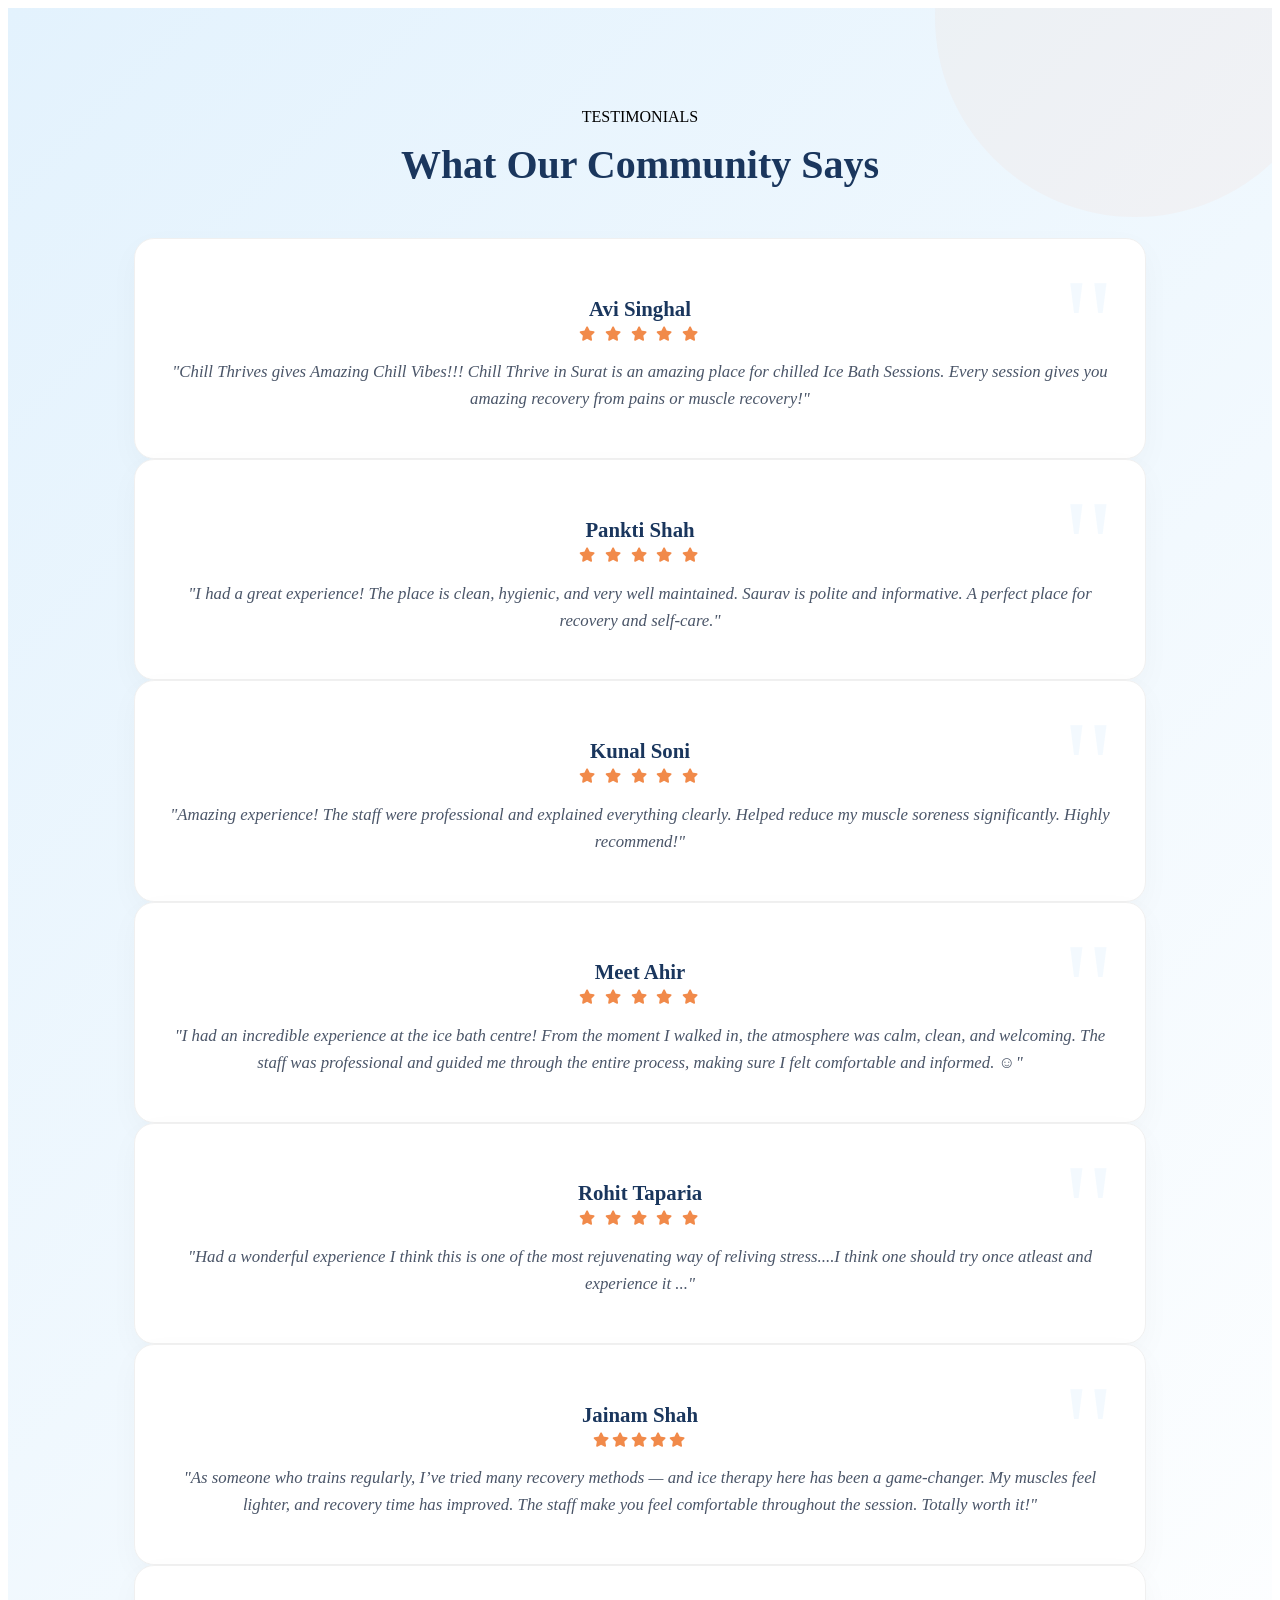
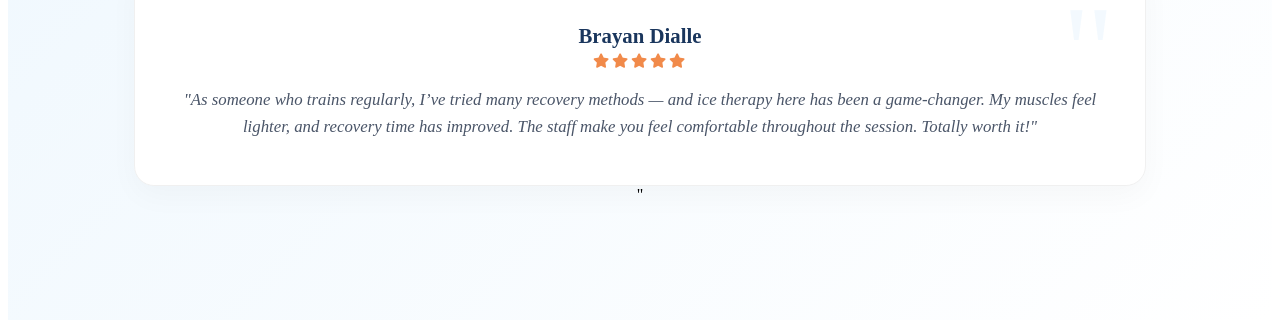
<file: TESTIMONIALS.html>
<!DOCTYPE html>
<html lang="en">
<head>
    <meta charset="UTF-8">
    <meta name="viewport" content="width=device-width, initial-scale=1.0">
    <title>Reviews</title>
    <link rel="stylesheet" href="https://cdnjs.cloudflare.com/ajax/libs/font-awesome/6.0.0/css/all.min.css">
    <style>
    .testimonials-section {
    padding: 80px 10%;
    background-color: #ffffff; /* Keeping it white as requested */
    text-align: center;
}
/* Background for the entire section */
.testimonials-section {
    padding: 100px 10%;
    /* A soft gradient from Ice Blue to White */
    background: linear-gradient(135deg, #E3F2FD 0%, #ffffff 100%); 
    position: relative;
    overflow: hidden;
}

/* Decorative Background Blobs - Makes it look modern/not simple */
.testimonials-section::before {
    content: '';
    position: absolute;
    top: -10%;
    right: -5%;
    width: 400px;
    height: 400px;
    background: rgba(241, 138, 74, 0.05); /* Very faint Thrive Orange */
    border-radius: 50%;
    z-index: 0;
}

/* The Glassmorphism Card */
.testimonial-card {
    position: relative;
    z-index: 1;
    background: rgba(255, 255, 255, 0.8);
    backdrop-filter: blur(10px); /* Frosted glass effect */
    border: 1px solid rgba(255, 255, 255, 0.5);
    padding: 40px;
    border-radius: 30px;
    box-shadow: 0 20px 40px rgba(0, 0, 0, 0.03);
    transition: all 0.4s ease;
}

.testimonial-card:hover {
    transform: translateY(-12px) scale(1.02);
    box-shadow: 0 30px 60px rgba(53, 116, 233, 0.1);
    background: #ffffff; /* Turns solid white on hover */
}
.testimonial-card::after {
    content: '"';
    position: absolute;
    top: 20px;
    right: 30px;
    font-size: 8rem;
    font-family: 'Playfair Display', serif;
    color: #E3F2FD; /* Your signature Ice Blue */
    opacity: 0.4;
    line-height: 1;
    z-index: -1;
}
.client-name {
    font-family: 'Playfair Display', serif; /* Elegant font for the name */
    font-size: 1.3rem;
    color: #1A365D; /* Navy Blue */
    margin-bottom: 5px;
    display: block;
}

.stars {
    color: #F18A4A; /* Thrive Orange */
    font-size: 0.9rem;
    letter-spacing: 3px;
    margin-bottom: 20px;
}

.feedback {
    line-height: 1.8;
    color: #4A5568;
    font-size: 1.05rem;
    font-weight: 300; /* Light weight looks more premium */
}
.testimonial-header h2 {
    font-size: 2.5rem;
    color: #1A365D;
    margin: 15px 0 50px;
}

.testimonial-container {
    display: grid;
    grid-template-columns: repeat(auto-fit, minmax(300px, 1fr));
    gap: 30px;
}

/* Card Base */
.testimonial-card {
    background: #fff;
    padding: 30px;
    border-radius: 20px;
    border: 1px solid #f0f0f0;
    box-shadow: 0 10px 30px rgba(0,0,0,0.03);
    transition: transform 0.3s ease;
}

.testimonial-card:hover {
    transform: translateY(-10px);
}

/* Text Card Specifics */
.stars {
    color: #F18A4A; /* Thrive Orange */
    margin-bottom: 15px;
}

.feedback {
    font-style: italic;
    line-height: 1.6;
    color: #4A5568;
    margin-bottom: 15px;
}

.client-name {
    color: #1A365D;
    font-weight: bold;
}


. {
    width: 100%;
    height: 100%;
    object-fit: cover;
}






</style>
</head>
<body>
    <section class="testimonials-section">
    <div class="testimonial-header">
        <span class="badge">TESTIMONIALS</span>
        <h2>What Our Community Says</h2>
    </div>

    <div class="testimonial-card text-card">
    <div class="user-info">
        <h4 class="client-name">Avi Singhal</h4>
    </div>
    
    <div class="stars">
        <i class="fa-solid fa-star"></i>
        <i class="fa-solid fa-star"></i>
        <i class="fa-solid fa-star"></i>
        <i class="fa-solid fa-star"></i>
        <i class="fa-solid fa-star"></i>
    </div>
    
    <p class="feedback">"Chill Thrives gives Amazing Chill Vibes!!! Chill Thrive in Surat is an amazing place for chilled Ice Bath Sessions. Every session gives you amazing recovery from pains or muscle recovery!"</p>
</div>

    <div class="testimonial-card text-card">
        <div class="user-info">
            
            <h4 class="client-name">Pankti Shah</h4>
        </div>
         <div class="stars">
        <i class="fa-solid fa-star"></i>
        <i class="fa-solid fa-star"></i>
        <i class="fa-solid fa-star"></i>
        <i class="fa-solid fa-star"></i>
        <i class="fa-solid fa-star"></i>
    </div>
        <p class="feedback">"I had a great experience! The place is clean, hygienic, and very well maintained. Saurav is polite and informative. A perfect place for recovery and self-care."</p>
    </div>

    <div class="testimonial-card text-card">
        <div class="user-info">
            
            <h4 class="client-name">Kunal Soni</h4>
        </div>
         <div class="stars">
        <i class="fa-solid fa-star"></i>
        <i class="fa-solid fa-star"></i>
        <i class="fa-solid fa-star"></i>
        <i class="fa-solid fa-star"></i>
        <i class="fa-solid fa-star"></i>
    </div>
        <p class="feedback">"Amazing experience! The staff were professional and explained everything clearly. Helped reduce my muscle soreness significantly. Highly recommend!"</p>
    </div>
    <div class="testimonial-card text-card">
        <div class="user-info">
            
            <h4 class="client-name">Meet Ahir</h4>
        </div>
         <div class="stars">
        <i class="fa-solid fa-star"></i>
        <i class="fa-solid fa-star"></i>
        <i class="fa-solid fa-star"></i>
        <i class="fa-solid fa-star"></i>
        <i class="fa-solid fa-star"></i>
    </div>
        <p class="feedback">"I had an incredible experience at the ice bath centre! From the moment I walked in, the atmosphere was calm, clean, and welcoming. The staff was professional and guided me through the entire process, making sure I felt comfortable and informed. ☺️"</p>
    </div>
    <div class="testimonial-card text-card">
        <div class="user-info">
            
            <h4 class="client-name">Rohit Taparia</h4>
        </div>
        <div class="stars">
        <i class="fa-solid fa-star"></i>
        <i class="fa-solid fa-star"></i>
        <i class="fa-solid fa-star"></i>
        <i class="fa-solid fa-star"></i>
        <i class="fa-solid fa-star"></i>
    </div>
        <p class="feedback">"Had a wonderful experience I think this is one of the most rejuvenating way of reliving stress....I think one should try once atleast and experience it ..."</p>
    </div>
    <div class="testimonial-card text-card">
        <div class="user-info">
            
            <h4 class="client-name">Jainam Shah</h4>
        </div>
        <div class="stars">
            <i class="fa-solid fa-star"></i><i class="fa-solid fa-star"></i><i class="fa-solid fa-star"></i><i class="fa-solid fa-star"></i><i class="fa-solid fa-star"></i>
        </div>
        <p class="feedback">"As someone who trains regularly, I’ve tried many recovery methods — and ice therapy here has been a game-changer. My muscles feel lighter, and recovery time has improved. The staff make you feel comfortable throughout the session. Totally worth it!"</p>
    </div>
    <div class="testimonial-card text-card">
        <div class="user-info">
        
            <h4 class="client-name">Brayan Dialle</h4>
        </div>
        <div class="stars">
            <i class="fa-solid fa-star"></i><i class="fa-solid fa-star"></i><i class="fa-solid fa-star"></i><i class="fa-solid fa-star"></i><i class="fa-solid fa-star"></i>
        </div>
        <p class="feedback">"As someone who trains regularly, I’ve tried many recovery methods — and ice therapy here has been a game-changer. My muscles feel lighter, and recovery time has improved. The staff make you feel comfortable throughout the session. Totally worth it!"</p>
    </div>"</p>
    </div>


</div>
            

</section>
</body>
</html>
</file>
<file: style.css>
.booking {
  min-height: 100vh;
  padding: 140px 20px;
  text-align: center;
}

.booking h1 {
  font-size: 7rem;
  font-weight: 400;
  margin-bottom: 10px;
}

.booking p {
  color: #6c6b6b;
  margin-bottom: 50px;
  font-family: Arial, Helvetica, sans-serif;
}
.booking-page {
  min-height: 100vh;
  width: 100vw;
  height: auto;
  background-size: cover;
  background-position: center;
  background-repeat: no-repeat;
  position: relative;
}
.booking-wrapper {
  min-height: 100dvh;
  display: flex;
  align-items: center;
  justify-content: center;
}

.booking-form {
  max-width: 400px;
  margin: auto;
  display: flex;
  flex-direction: column;
  gap: 15px;
}
.booking-form input::placeholder{     /*placeholders*/
  color: #000;
}
.booking-form input,
.booking-form select {
  padding: 12px 20px;
  font-size: 1rem;
  border:1px solid rgba(227, 242, 253, 0.3) ;
  border-radius: 10px;
  background: white;
  color: #1A365D;;
  font-family: Arial, Helvetica, sans-serif;

}
.booking-hero {
  height: 100vh;
  background: url("booking-bg.jpg") center/cover no-repeat;
  position: relative;
  display: flex;
  align-items: center;
  justify-content: center;
  overflow: hidden;
}
.booking-hero::before{
   content: "";
   position: absolute;
   top:0; left:0; right:0; bottom: 0;
   
   transform: scale(1.1);
   z-index: 0;
}
.booking-overlay {
  position: absolute;
  inset: 0;
  background: rgba(0, 0, 0, 0.55);
  font-family: Arial, Helvetica, sans-serif;
  z-index: 1;
}
.booking-card {
  position: relative;
  background:rgba(255, 255, 255, 0.1);
  backdrop-filter: blur(10px);
  padding: 40px;
  width: 100%;
  max-width: 450px;
  text-align: center;
  border-radius: 20px;
  z-index: 2;
  border: 1px solid rgba(255, 255, 255, 0.2);
}

.booking-card h1 {
  font-size: 2.5rem;
  font-weight: 400;
  margin-bottom: 10px;
  color:#E3F2FD;
}

.booking-card p {
  color: rgb(216, 213, 213);
  margin-bottom: 30px;
}
.booking form input::placeholder,
.booking-form select
{
  color:#000 !important;
  opacity: 1;
}
.booking-form input,
.booking-form select {
  background: rgba(255, 255, 255, 0.9); /* More solid for better readability */
  border: 1px solid #E3F2FD; /* Ice Blue border */
  border-radius: 8px;
}


.booking-form input:focus,
.booking-form select:focus {
  outline: none;
  border-color: #0077b6;
}
.booking-form button {
  background: #F18A4A;
  color : #ffffff;
  font-style: #fffcfc;
  padding: 15px;   /* reduced size */
  border: none;
  border-radius: 10px;
  font-size: 14px;
  cursor: pointer;
  width: fit-content;
  font-weight: bold;
  margin: 20px auto 0;
  transition: 0.3s ease;
}

.booking-form button:hover {
   background: #e07a38; /* Changes to Navy Blue on hover */
  transform: translateY(-3px);
  box-shadow: 0 5px 15px rgba(241, 138, 74, 0.4);
}


#confirmation {
  display: none;
  color: green;
  margin-top: 20px;
}
@media (max-width: 500px) {
  .booking-card {
    width: 90%;
    padding: 30px;
  }
}
</file>
